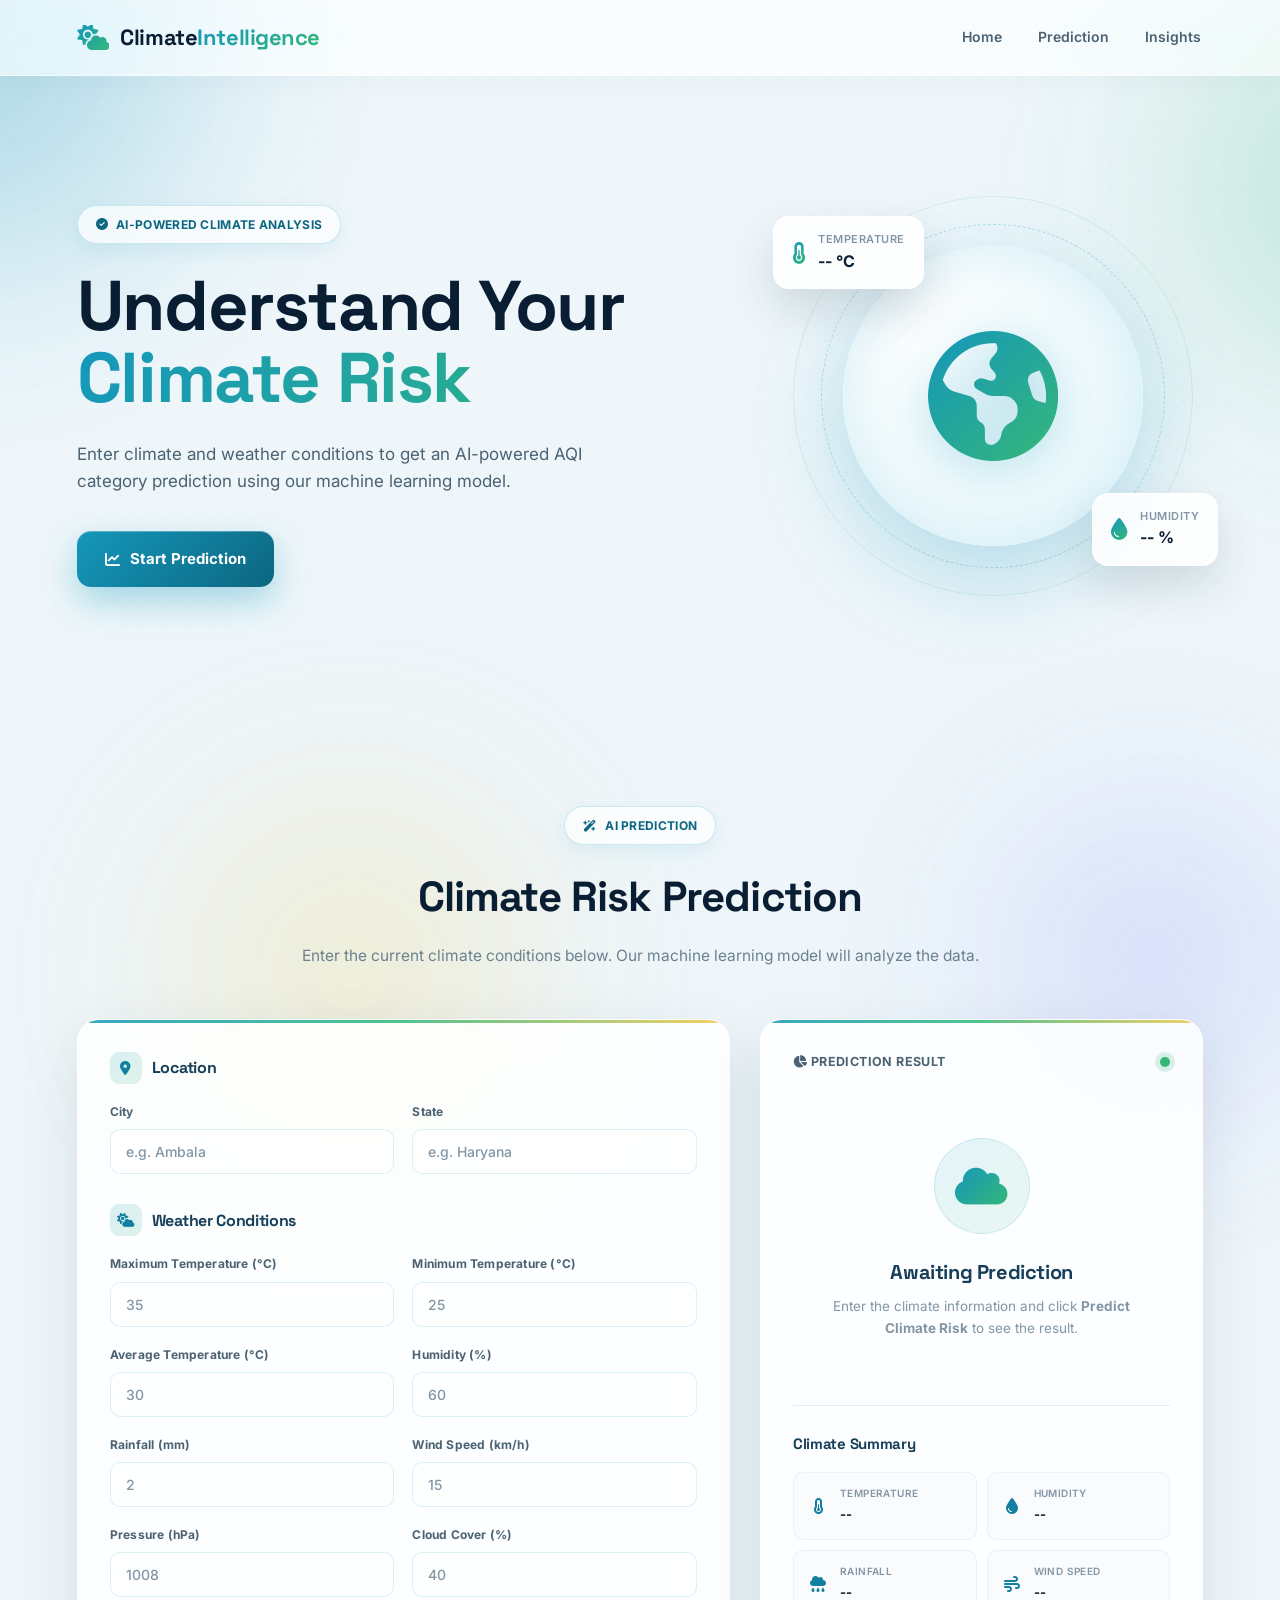
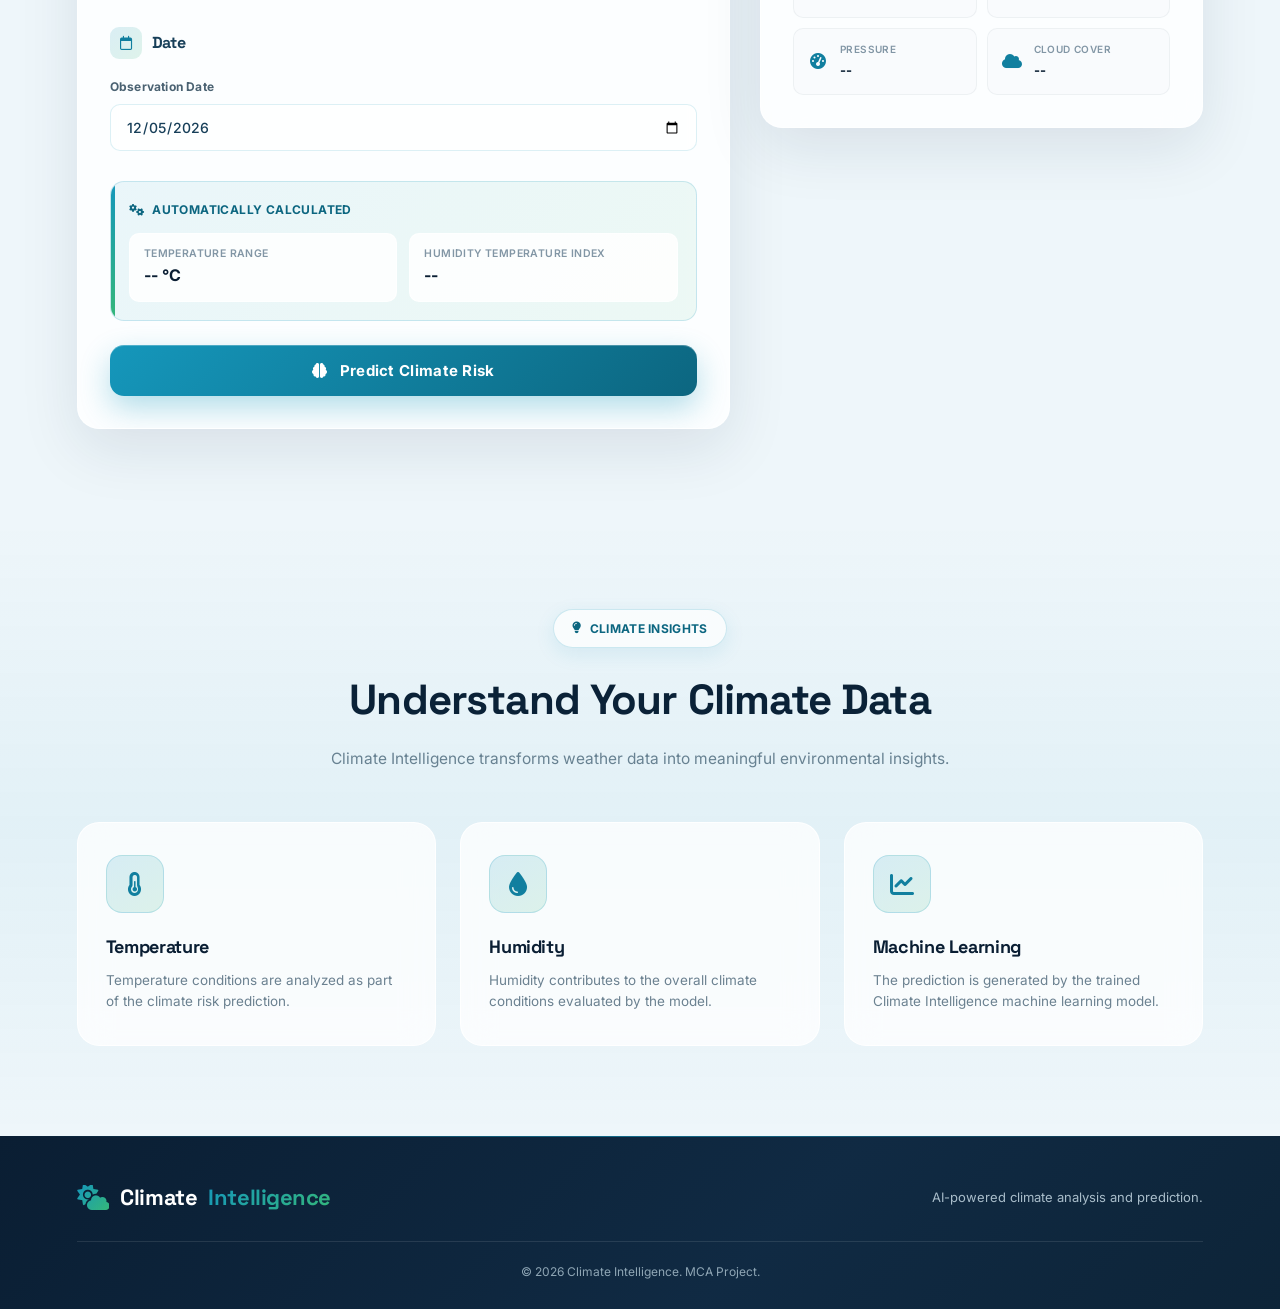
<file: index.html>
<!DOCTYPE html>
<html lang="en">
<head>
<meta charset="UTF-8" />
<meta name="viewport" content="width=device-width, initial-scale=1.0" />
<title>Climate Intelligence</title>

<link
    rel="stylesheet"
    href="https://cdnjs.cloudflare.com/ajax/libs/font-awesome/6.5.2/css/all.min.css"
/>

<link rel="preconnect" href="https://fonts.googleapis.com">
<link rel="preconnect" href="https://fonts.gstatic.com" crossorigin>
<link href="https://fonts.googleapis.com/css2?family=Inter:wght@400;500;600;700;800;900&family=Space+Grotesk:wght@500;600;700&display=swap" rel="stylesheet">

<style>
/* =========================================================
   ROOT / TOKENS
========================================================= */
:root {
    --bg-0: #eef6fa;
    --bg-1: #e2f0f7;
    --ink-900: #0a1e33;
    --ink-700: #173f59;
    --ink-500: #4a6272;
    --ink-400: #6b8190;
    --ink-300: #8296a5;

    --brand-500: #1597bb;
    --brand-600: #117f9f;
    --brand-700: #0c6680;
    --accent-green: #35b779;
    --accent-lime: #7bc96f;
    --accent-yellow: #f2c94c;
    --accent-orange: #f2994a;
    --accent-red: #eb5757;

    --card-bg: rgba(255, 255, 255, 0.85);
    --card-border: rgba(255, 255, 255, 0.7);
    --card-shadow: 0 20px 60px rgba(16, 42, 67, 0.10);
    --card-shadow-hover: 0 30px 80px rgba(16, 42, 67, 0.18);

    --radius-lg: 22px;
    --radius-md: 14px;
    --radius-sm: 10px;
}

* {
    margin: 0;
    padding: 0;
    box-sizing: border-box;
}

html {
    scroll-behavior: smooth;
}

body {
    font-family: 'Inter', system-ui, -apple-system, sans-serif;
    background: var(--bg-0);
    color: var(--ink-900);
    line-height: 1.6;
    overflow-x: hidden;
    position: relative;
    min-height: 100vh;
}

h1, h2, h3 {
    font-family: 'Space Grotesk', 'Inter', sans-serif;
    letter-spacing: -0.02em;
}

a {
    text-decoration: none;
    color: inherit;
}

button,
input {
    font-family: inherit;
}

/* =========================================================
   AURORA BACKGROUND
========================================================= */
.aurora {
    position: fixed;
    inset: -20%;
    z-index: -2;
    pointer-events: none;
    filter: blur(80px);
    opacity: 0.85;
}

.aurora span {
    position: absolute;
    border-radius: 50%;
    mix-blend-mode: multiply;
}

.aurora .a1 {
    width: 55vw; height: 55vw;
    left: -10vw; top: -10vw;
    background: radial-gradient(circle, rgba(21, 151, 187, 0.45), transparent 65%);
    animation: drift1 22s ease-in-out infinite alternate;
}

.aurora .a2 {
    width: 50vw; height: 50vw;
    right: -12vw; top: 5vh;
    background: radial-gradient(circle, rgba(53, 183, 121, 0.35), transparent 65%);
    animation: drift2 26s ease-in-out infinite alternate;
}

.aurora .a3 {
    width: 45vw; height: 45vw;
    left: 25vw; bottom: -20vh;
    background: radial-gradient(circle, rgba(242, 201, 76, 0.30), transparent 65%);
    animation: drift3 30s ease-in-out infinite alternate;
}

.aurora .a4 {
    width: 40vw; height: 40vw;
    right: 10vw; bottom: -15vh;
    background: radial-gradient(circle, rgba(120, 130, 255, 0.30), transparent 65%);
    animation: drift1 28s ease-in-out infinite alternate-reverse;
}

@keyframes drift1 {
    from { transform: translate(0, 0) scale(1); }
    to   { transform: translate(6vw, 4vh) scale(1.15); }
}
@keyframes drift2 {
    from { transform: translate(0, 0) scale(1); }
    to   { transform: translate(-8vw, 6vh) scale(1.2); }
}
@keyframes drift3 {
    from { transform: translate(0, 0) scale(1); }
    to   { transform: translate(5vw, -5vh) scale(1.1); }
}

/* Subtle noise/texture overlay */
body::after {
    content: "";
    position: fixed;
    inset: 0;
    z-index: -1;
    pointer-events: none;
    background-image:
        radial-gradient(rgba(10, 30, 51, 0.03) 1px, transparent 1px);
    background-size: 22px 22px;
    opacity: 0.6;
}

/* =========================================================
   NAVBAR
========================================================= */
.navbar {
    width: 100%;
    height: 76px;
    padding: 0 6%;
    display: flex;
    align-items: center;
    justify-content: space-between;

    background: rgba(255, 255, 255, 0.65);
    backdrop-filter: blur(20px) saturate(160%);
    -webkit-backdrop-filter: blur(20px) saturate(160%);

    border-bottom: 1px solid rgba(255, 255, 255, 0.6);
    box-shadow: 0 4px 30px rgba(16, 42, 67, 0.04);

    position: sticky;
    top: 0;
    z-index: 1000;
}

.logo {
    display: flex;
    align-items: center;
    gap: 11px;
    font-family: 'Space Grotesk', sans-serif;
    font-size: 22px;
    font-weight: 700;
    color: var(--ink-900);
    letter-spacing: -0.02em;
}

.logo i {
    font-size: 26px;
    background: linear-gradient(135deg, var(--brand-500), var(--accent-green));
    -webkit-background-clip: text;
    background-clip: text;
    -webkit-text-fill-color: transparent;
    animation: floatIcon 3.5s ease-in-out infinite;
}

@keyframes floatIcon {
    0%, 100% { transform: translateY(0) rotate(0deg); }
    50%      { transform: translateY(-5px) rotate(-6deg); }
}

.logo-highlight {
    background: linear-gradient(135deg, var(--brand-500), var(--accent-green));
    -webkit-background-clip: text;
    background-clip: text;
    -webkit-text-fill-color: transparent;
}

.nav-links {
    display: flex;
    gap: 32px;
}

.nav-links a {
    color: var(--ink-500);
    font-size: 14px;
    font-weight: 600;
    position: relative;
    transition: 0.25s;
    padding: 6px 2px;
}

.nav-links a::after {
    content: "";
    position: absolute;
    left: 0;
    bottom: 0;
    width: 0;
    height: 2px;
    background: linear-gradient(90deg, var(--brand-500), var(--accent-green));
    transition: 0.3s;
    border-radius: 2px;
}

.nav-links a:hover {
    color: var(--brand-600);
}

.nav-links a:hover::after {
    width: 100%;
}

/* =========================================================
   HERO
========================================================= */
.hero {
    min-height: 640px;
    padding: 70px 6%;

    display: flex;
    align-items: center;
    justify-content: space-between;
    gap: 60px;

    position: relative;
    overflow: hidden;
}

.hero-content {
    max-width: 640px;
    position: relative;
    z-index: 2;
}

.badge,
.section-label {
    display: inline-flex;
    align-items: center;
    gap: 8px;

    padding: 9px 18px;

    border-radius: 30px;

    background: rgba(255, 255, 255, 0.7);
    backdrop-filter: blur(12px);
    -webkit-backdrop-filter: blur(12px);
    color: var(--brand-700);

    font-size: 12px;
    font-weight: 700;
    letter-spacing: 0.3px;
    text-transform: uppercase;

    border: 1px solid rgba(21, 151, 187, 0.20);
    box-shadow: 0 6px 20px rgba(21, 151, 187, 0.10);
}

.hero h1 {
    margin-top: 26px;

    font-size: clamp(40px, 5.5vw, 76px);
    line-height: 1.03;
    font-weight: 800;

    color: var(--ink-900);
}

.hero h1 span {
    display: block;
    background: linear-gradient(120deg, var(--brand-500), var(--accent-green) 60%, var(--accent-yellow));
    -webkit-background-clip: text;
    background-clip: text;
    -webkit-text-fill-color: transparent;
    background-size: 200% 200%;
    animation: gradientShift 6s ease-in-out infinite;
}

@keyframes gradientShift {
    0%, 100% { background-position: 0% 50%; }
    50%      { background-position: 100% 50%; }
}

.hero p {
    max-width: 560px;
    margin: 26px 0 36px;

    font-size: 17px;
    color: var(--ink-500);
}

.primary-btn {
    display: inline-flex;
    align-items: center;
    gap: 10px;

    padding: 16px 28px;

    background: linear-gradient(135deg, var(--brand-500), var(--brand-700));
    color: white;

    border-radius: 14px;

    font-weight: 700;
    font-size: 15px;

    box-shadow:
        0 14px 34px rgba(21, 151, 187, 0.35),
        inset 0 1px 0 rgba(255, 255, 255, 0.30);

    transition: 0.3s;
    position: relative;
    overflow: hidden;
}

.primary-btn::before {
    content: "";
    position: absolute;
    inset: 0;
    background: linear-gradient(135deg, var(--accent-green), var(--brand-500));
    opacity: 0;
    transition: 0.4s;
    z-index: -1;
}

.primary-btn:hover {
    transform: translateY(-3px);
    box-shadow: 0 20px 44px rgba(21, 151, 187, 0.45);
}

.primary-btn:hover::before {
    opacity: 1;
}

/* =========================================================
   HERO VISUAL
========================================================= */
.hero-visual {
    width: 420px;
    height: 420px;

    position: relative;

    display: flex;
    justify-content: center;
    align-items: center;

    flex-shrink: 0;
}

.climate-circle {
    width: 300px;
    height: 300px;

    display: flex;
    align-items: center;
    justify-content: center;

    border-radius: 50%;

    background:
        radial-gradient(circle at 30% 30%, rgba(255, 255, 255, 0.95), rgba(223, 245, 251, 0.7)),
        linear-gradient(145deg, #dff5fb, #ffffff);

    box-shadow:
        0 30px 90px rgba(21, 151, 187, 0.28),
        inset 0 0 60px rgba(21, 151, 187, 0.12);

    position: relative;

    animation: pulse 5s ease-in-out infinite;
}

@keyframes pulse {
    0%, 100% { transform: scale(1); box-shadow: 0 30px 90px rgba(21, 151, 187, 0.28), inset 0 0 60px rgba(21, 151, 187, 0.12); }
    50%      { transform: scale(1.03); box-shadow: 0 40px 110px rgba(21, 151, 187, 0.38), inset 0 0 80px rgba(21, 151, 187, 0.18); }
}

.climate-circle::before {
    content: "";
    position: absolute;
    inset: -22px;
    border-radius: 50%;
    border: 1.5px dashed rgba(21, 151, 187, 0.30);
    animation: spin 24s linear infinite;
}

.climate-circle::after {
    content: "";
    position: absolute;
    inset: -50px;
    border-radius: 50%;
    border: 1px solid rgba(53, 183, 121, 0.15);
    animation: spin 40s linear infinite reverse;
}

@keyframes spin {
    to { transform: rotate(360deg); }
}

.climate-circle i {
    font-size: 130px;
    background: linear-gradient(135deg, var(--brand-500), var(--accent-green));
    -webkit-background-clip: text;
    background-clip: text;
    -webkit-text-fill-color: transparent;
    filter: drop-shadow(0 8px 24px rgba(21, 151, 187, 0.30));
}

.floating-card {
    position: absolute;

    display: flex;
    align-items: center;
    gap: 12px;

    padding: 14px 18px;

    background: rgba(255, 255, 255, 0.85);
    backdrop-filter: blur(16px);
    -webkit-backdrop-filter: blur(16px);

    border: 1px solid rgba(255, 255, 255, 0.9);
    border-radius: 16px;

    box-shadow:
        0 20px 45px rgba(16, 42, 67, 0.14),
        inset 0 1px 0 rgba(255, 255, 255, 0.8);

    animation: floatY 4.5s ease-in-out infinite;
}

@keyframes floatY {
    0%, 100% { transform: translateY(0); }
    50%      { transform: translateY(-10px); }
}

.floating-card i {
    font-size: 22px;
    background: linear-gradient(135deg, var(--brand-500), var(--accent-green));
    -webkit-background-clip: text;
    background-clip: text;
    -webkit-text-fill-color: transparent;
}

.floating-card small {
    display: block;
    color: var(--ink-300);
    font-size: 11px;
    font-weight: 600;
    text-transform: uppercase;
    letter-spacing: 0.5px;
}

.floating-card strong {
    color: var(--ink-900);
    font-size: 16px;
    font-weight: 700;
}

.card-one {
    top: 30px;
    left: -10px;
}

.card-two {
    right: -15px;
    bottom: 40px;
    animation-delay: 1.5s;
}

/* =========================================================
   SECTION HEADINGS
========================================================= */
.prediction-section,
.insights-section {
    padding: 90px 6%;
    position: relative;
}

.section-heading {
    max-width: 720px;
    margin: 0 auto 50px;
    text-align: center;
}

.section-heading h2 {
    margin-top: 18px;
    font-size: clamp(28px, 3.8vw, 42px);
    color: var(--ink-900);
    font-weight: 800;
}

.section-heading p {
    margin-top: 14px;
    color: var(--ink-400);
    font-size: 15.5px;
}

/* =========================================================
   PREDICTION LAYOUT
========================================================= */
.prediction-layout {
    max-width: 1280px;
    margin: auto;

    display: grid;
    grid-template-columns: 1.4fr 0.95fr;

    gap: 30px;
    align-items: start;
}

/* =========================================================
   CARDS (glassmorphic)
========================================================= */
.form-card,
.result-card {
    background: var(--card-bg);
    backdrop-filter: blur(20px) saturate(160%);
    -webkit-backdrop-filter: blur(20px) saturate(160%);

    border: 1px solid var(--card-border);
    border-radius: var(--radius-lg);

    padding: 32px;

    box-shadow: var(--card-shadow);

    transition: 0.35s;
    position: relative;
    overflow: hidden;
}

.form-card::before,
.result-card::before {
    content: "";
    position: absolute;
    top: 0; left: 0; right: 0;
    height: 3px;
    background: linear-gradient(90deg, var(--brand-500), var(--accent-green), var(--accent-yellow));
    opacity: 0.85;
}

.form-card:hover,
.result-card:hover {
    box-shadow: var(--card-shadow-hover);
    transform: translateY(-2px);
}

.form-section {
    margin-bottom: 30px;
}

.form-section h3 {
    display: flex;
    align-items: center;
    gap: 10px;

    margin-bottom: 18px;

    color: var(--ink-700);
    font-size: 16px;
    font-weight: 700;
}

.form-section h3 i {
    width: 32px;
    height: 32px;
    display: inline-flex;
    align-items: center;
    justify-content: center;
    border-radius: 9px;
    background: linear-gradient(135deg, rgba(21, 151, 187, 0.15), rgba(53, 183, 121, 0.15));
    color: var(--brand-600);
    font-size: 14px;
}

.input-grid {
    display: grid;
    grid-template-columns: repeat(2, 1fr);
    gap: 18px;
}

.input-group {
    display: flex;
    flex-direction: column;
    gap: 8px;
}

.input-group label {
    font-size: 12px;
    font-weight: 700;
    color: var(--ink-500);
    letter-spacing: 0.2px;
}

.input-group input {
    width: 100%;

    padding: 13px 15px;

    border: 1.5px solid rgba(21, 151, 187, 0.15);
    border-radius: var(--radius-sm);

    outline: none;

    color: var(--ink-700);
    background: rgba(255, 255, 255, 0.7);

    font-size: 14px;
    font-weight: 500;

    transition: 0.25s;
}

.input-group input::placeholder {
    color: var(--ink-300);
}

.input-group input:hover {
    border-color: rgba(21, 151, 187, 0.30);
    background: rgba(255, 255, 255, 0.95);
}

.input-group input:focus {
    border-color: var(--brand-500);
    background: #ffffff;
    box-shadow: 0 0 0 4px rgba(21, 151, 187, 0.14);
}

/* =========================================================
   DERIVED BOX
========================================================= */
.derived-box {
    padding: 18px;
    margin-bottom: 24px;

    background: linear-gradient(135deg, rgba(21, 151, 187, 0.08), rgba(53, 183, 121, 0.08));
    border: 1px solid rgba(21, 151, 187, 0.18);
    border-radius: var(--radius-md);

    position: relative;
    overflow: hidden;
}

.derived-box::before {
    content: "";
    position: absolute;
    top: 0; left: 0;
    width: 4px;
    height: 100%;
    background: linear-gradient(180deg, var(--brand-500), var(--accent-green));
}

.derived-title {
    display: flex;
    align-items: center;
    gap: 8px;

    color: var(--brand-700);

    font-weight: 700;
    font-size: 12px;
    letter-spacing: 0.4px;
    text-transform: uppercase;

    margin-bottom: 14px;
}

.derived-grid {
    display: grid;
    grid-template-columns: 1fr 1fr;
    gap: 12px;
}

.derived-grid div {
    background: rgba(255, 255, 255, 0.85);
    border-radius: var(--radius-sm);
    padding: 12px 14px;
    border: 1px solid rgba(255, 255, 255, 0.9);
}

.derived-grid span {
    display: block;
    color: var(--ink-300);
    font-size: 10.5px;
    font-weight: 600;
    text-transform: uppercase;
    letter-spacing: 0.4px;
}

.derived-grid strong {
    color: var(--ink-900);
    font-size: 16px;
    font-weight: 700;
}

/* =========================================================
   BUTTON
========================================================= */
.predict-btn {
    width: 100%;

    border: none;

    padding: 16px;

    border-radius: var(--radius-md);

    background: linear-gradient(135deg, var(--brand-500), var(--brand-700));
    color: white;

    font-size: 15px;
    font-weight: 700;
    letter-spacing: 0.3px;

    cursor: pointer;

    box-shadow:
        0 12px 30px rgba(21, 151, 187, 0.32),
        inset 0 1px 0 rgba(255, 255, 255, 0.25);

    transition: 0.3s;
    position: relative;
    overflow: hidden;
}

.predict-btn::after {
    content: "";
    position: absolute;
    top: 50%; left: -100%;
    width: 100%; height: 200%;
    background: linear-gradient(120deg, transparent 30%, rgba(255, 255, 255, 0.35) 50%, transparent 70%);
    transform: translateY(-50%);
    transition: 0.7s;
}

.predict-btn:hover:not(:disabled)::after {
    left: 100%;
}

.predict-btn:hover:not(:disabled) {
    transform: translateY(-2px);
    box-shadow: 0 18px 40px rgba(21, 151, 187, 0.45);
}

.predict-btn:disabled {
    opacity: 0.75;
    cursor: not-allowed;
}

.predict-btn i {
    margin-right: 8px;
}

/* =========================================================
   ERROR
========================================================= */
.error-message {
    display: flex;
    align-items: center;
    gap: 8px;

    padding: 13px 15px;

    margin-bottom: 16px;

    border-radius: var(--radius-sm);

    background: linear-gradient(135deg, #fff0f0, #ffe6e6);
    border: 1px solid #ffd2d2;

    color: #c0392b;

    font-size: 13px;
    font-weight: 500;
}

.hidden {
    display: none !important;
}

/* =========================================================
   RESULT CARD
========================================================= */
.result-card {
    min-height: 500px;
}

.result-header {
    display: flex;
    align-items: center;
    justify-content: space-between;

    margin-bottom: 26px;
}

.result-label {
    color: var(--ink-500);
    font-weight: 700;
    font-size: 12.5px;
    letter-spacing: 0.4px;
    text-transform: uppercase;
}

.status-dot {
    width: 10px;
    height: 10px;

    border-radius: 50%;

    background: var(--accent-green);

    box-shadow: 0 0 0 5px rgba(53, 183, 121, 0.18);

    animation: pulseDot 2s ease-in-out infinite;
}

@keyframes pulseDot {
    0%, 100% { box-shadow: 0 0 0 5px rgba(53, 183, 121, 0.18); }
    50%      { box-shadow: 0 0 0 10px rgba(53, 183, 121, 0.05); }
}

.result-placeholder {
    text-align: center;
    padding: 40px 20px;
}

.result-icon {
    width: 96px;
    height: 96px;

    margin: 0 auto 22px;

    display: flex;
    align-items: center;
    justify-content: center;

    border-radius: 50%;

    background: linear-gradient(145deg, rgba(21, 151, 187, 0.10), rgba(53, 183, 121, 0.10));
    border: 1px solid rgba(21, 151, 187, 0.15);
}

.result-icon i {
    font-size: 42px;
    background: linear-gradient(135deg, var(--brand-500), var(--accent-green));
    -webkit-background-clip: text;
    background-clip: text;
    -webkit-text-fill-color: transparent;
    animation: floatIcon 4s ease-in-out infinite;
}

.result-placeholder h3 {
    color: var(--ink-700);
    margin-bottom: 8px;
    font-size: 20px;
}

.result-placeholder p {
    color: var(--ink-300);
    font-size: 13.5px;
}

/* =========================================================
   PREDICTION RESULT
========================================================= */
.prediction-result {
    padding: 4px 0 8px;
    animation: fadeUp 0.5s ease-out;
}

@keyframes fadeUp {
    from { opacity: 0; transform: translateY(12px); }
    to   { opacity: 1; transform: translateY(0); }
}

.prediction-header {
    text-align: center;
    padding: 10px 0 6px;
}

.result-small-title {
    display: block;

    color: var(--ink-300);
    font-size: 11.5px;
    font-weight: 700;

    text-transform: uppercase;
    letter-spacing: 1.5px;
}

.prediction-class {
    margin: 14px 0;

    font-family: 'Space Grotesk', sans-serif;
    font-size: clamp(34px, 5vw, 50px);
    font-weight: 800;

    background: linear-gradient(120deg, var(--brand-500), var(--accent-green) 60%, var(--accent-yellow));
    -webkit-background-clip: text;
    background-clip: text;
    -webkit-text-fill-color: transparent;

    line-height: 1.05;
    letter-spacing: -0.03em;
    background-size: 200% 200%;
    animation: gradientShift 6s ease-in-out infinite;
}

.prediction-description {
    margin-top: 20px;

    color: var(--ink-500);
    font-size: 13.5px;

    text-align: left;
}

/* =========================================================
   RISK INDICATOR
========================================================= */
.risk-indicator {
    margin-top: 22px;
}

.risk-bar {
    display: grid;
    grid-template-columns: repeat(5, 1fr);

    height: 14px;

    border-radius: 20px;
    overflow: hidden;

    background: rgba(16, 42, 67, 0.06);

    box-shadow: inset 0 1px 3px rgba(16, 42, 67, 0.08);
}

.risk-bar span {
    display: block;
    height: 100%;
    font-size: 0;
    opacity: 0.35;
    transition: 0.35s;
}

.risk-bar span:nth-child(1) { background: linear-gradient(180deg, #4dd88c, var(--accent-green)); }
.risk-bar span:nth-child(2) { background: linear-gradient(180deg, #9bdf8f, var(--accent-lime)); }
.risk-bar span:nth-child(3) { background: linear-gradient(180deg, #f6d96a, var(--accent-yellow)); }
.risk-bar span:nth-child(4) { background: linear-gradient(180deg, #f7ac66, var(--accent-orange)); }
.risk-bar span:nth-child(5) { background: linear-gradient(180deg, #f37b7b, var(--accent-red)); }

.risk-bar span.active {
    opacity: 1;
    filter: drop-shadow(0 0 8px currentColor);
    animation: riskGlow 2s ease-in-out infinite;
}

@keyframes riskGlow {
    0%, 100% { filter: drop-shadow(0 0 6px currentColor); }
    50%      { filter: drop-shadow(0 0 14px currentColor); }
}

/* =========================================================
   INSIGHT PANEL
========================================================= */
.insight-block {
    margin-top: 8px;

    display: flex;
    flex-direction: column;
    gap: 14px;
}

.insight-section {
    background: rgba(255, 255, 255, 0.7);
    backdrop-filter: blur(10px);
    -webkit-backdrop-filter: blur(10px);

    border: 1px solid rgba(21, 151, 187, 0.14);
    border-radius: var(--radius-md);

    padding: 15px 17px;

    position: relative;
    overflow: hidden;

    transition: 0.3s;
}

.insight-section::before {
    content: "";
    position: absolute;
    left: 0; top: 0;
    width: 3px;
    height: 100%;
    background: linear-gradient(180deg, var(--brand-500), var(--accent-green));
    opacity: 0.7;
}

.insight-section:hover {
    background: rgba(255, 255, 255, 0.95);
    border-color: rgba(21, 151, 187, 0.30);
    transform: translateX(3px);
}

.insight-section h4 {
    margin-bottom: 8px;

    color: var(--brand-700);
    font-size: 11.5px;
    font-weight: 800;

    letter-spacing: 0.8px;
    text-transform: uppercase;

    display: flex;
    align-items: center;
    gap: 7px;
}

.insight-section h4::before {
    content: "";
    width: 6px;
    height: 6px;
    border-radius: 50%;
    background: linear-gradient(135deg, var(--brand-500), var(--accent-green));
    box-shadow: 0 0 8px rgba(21, 151, 187, 0.5);
}

.insight-section p {
    color: var(--ink-500);
    font-size: 13.5px;
    line-height: 1.65;
}

.insight-section p + p {
    margin-top: 8px;
}

.insight-factors {
    list-style: none;

    display: flex;
    flex-direction: column;
    gap: 7px;
}

.insight-factors li {
    position: relative;

    padding-left: 18px;

    color: var(--ink-500);
    font-size: 13.5px;
}

.insight-factors li::before {
    content: "";
    position: absolute;
    left: 0;
    top: 8px;

    width: 7px;
    height: 7px;

    border-radius: 50%;

    background: linear-gradient(135deg, var(--brand-500), var(--accent-green));
    box-shadow: 0 0 6px rgba(21, 151, 187, 0.4);
}

.insight-note {
    background: linear-gradient(135deg, rgba(21, 151, 187, 0.08), rgba(53, 183, 121, 0.08));
    border-color: rgba(21, 151, 187, 0.25);
}

.insight-note::before {
    background: linear-gradient(180deg, var(--accent-green), var(--brand-500));
}

.insight-note h4 {
    color: var(--brand-700);
}

/* =========================================================
   WEATHER SUMMARY
========================================================= */
.weather-summary {
    margin-top: 26px;
    padding-top: 26px;
    border-top: 1px solid rgba(16, 42, 67, 0.08);
}

.weather-summary h3 {
    font-size: 15px;
    color: var(--ink-700);
    margin-bottom: 16px;
    font-weight: 700;
}

.summary-grid {
    display: grid;
    grid-template-columns: repeat(2, 1fr);
    gap: 10px;
}

.summary-item {
    display: flex;
    align-items: center;
    gap: 11px;

    padding: 12px 13px;

    background: rgba(247, 250, 252, 0.75);
    border: 1px solid rgba(16, 42, 67, 0.05);
    border-radius: var(--radius-sm);

    transition: 0.3s;
}

.summary-item:hover {
    background: rgba(237, 247, 250, 0.95);
    transform: translateY(-2px);
    border-color: rgba(21, 151, 187, 0.20);
    box-shadow: 0 8px 20px rgba(21, 151, 187, 0.10);
}

.summary-item i {
    color: var(--brand-600);
    width: 22px;
    text-align: center;
    font-size: 16px;
}

.summary-item span {
    display: block;
    color: var(--ink-300);
    font-size: 10px;
    font-weight: 600;
    text-transform: uppercase;
    letter-spacing: 0.4px;
}

.summary-item strong {
    color: var(--ink-900);
    font-size: 13px;
    font-weight: 700;
}

/* =========================================================
   INSIGHTS MARKETING SECTION
========================================================= */
.insights-section {
    position: relative;
    overflow: hidden;
}

.insights-section::before {
    content: "";
    position: absolute;
    inset: 0;
    background: linear-gradient(180deg, transparent, rgba(21, 151, 187, 0.05), transparent);
    pointer-events: none;
}

.insight-cards {
    max-width: 1150px;
    margin: auto;

    display: grid;
    grid-template-columns: repeat(3, 1fr);
    gap: 24px;

    position: relative;
    z-index: 1;
}

.insight-card {
    padding: 32px 28px;

    background: rgba(255, 255, 255, 0.75);
    backdrop-filter: blur(16px);
    -webkit-backdrop-filter: blur(16px);

    border: 1px solid rgba(255, 255, 255, 0.85);
    border-radius: var(--radius-lg);

    transition: 0.4s;
    position: relative;
    overflow: hidden;
}

.insight-card::before {
    content: "";
    position: absolute;
    inset: 0;
    background: linear-gradient(135deg, rgba(21, 151, 187, 0.08), transparent 60%);
    opacity: 0;
    transition: 0.4s;
    pointer-events: none;
}

.insight-card:hover {
    transform: translateY(-8px);
    box-shadow: 0 30px 60px rgba(16, 42, 67, 0.14);
    border-color: rgba(21, 151, 187, 0.25);
}

.insight-card:hover::before {
    opacity: 1;
}

.insight-icon {
    width: 58px;
    height: 58px;

    display: flex;
    align-items: center;
    justify-content: center;

    border-radius: 16px;

    background: linear-gradient(145deg, rgba(21, 151, 187, 0.15), rgba(53, 183, 121, 0.15));
    border: 1px solid rgba(21, 151, 187, 0.20);
    color: var(--brand-600);

    margin-bottom: 20px;

    font-size: 24px;

    transition: 0.4s;
}

.insight-card:hover .insight-icon {
    transform: scale(1.08) rotate(-4deg);
    box-shadow: 0 12px 26px rgba(21, 151, 187, 0.25);
}

.insight-card h3 {
    color: var(--ink-900);
    margin-bottom: 8px;
    font-size: 18px;
    font-weight: 700;
}

.insight-card p {
    color: var(--ink-400);
    font-size: 13.5px;
}

/* =========================================================
   FOOTER
========================================================= */
footer {
    background: linear-gradient(135deg, #0a1e33, #102a43 60%, #0d2438);
    color: white;

    padding: 44px 6% 28px;

    position: relative;
    overflow: hidden;
}

footer::before {
    content: "";
    position: absolute;
    top: 0; left: 0; right: 0;
    height: 1px;
    background: linear-gradient(90deg, transparent, rgba(21, 151, 187, 0.6), transparent);
}

.footer-content {
    display: flex;
    align-items: center;
    justify-content: space-between;
    flex-wrap: wrap;
    gap: 15px;
}

.footer-content .logo {
    color: white;
}

.footer-content .logo-highlight {
    background: linear-gradient(135deg, #1597bb, #35b779);
    -webkit-background-clip: text;
    background-clip: text;
    -webkit-text-fill-color: transparent;
}

.footer-content p {
    color: #a9bdca;
    font-size: 13px;
}

.footer-bottom {
    margin-top: 26px;
    padding-top: 20px;

    border-top: 1px solid rgba(255, 255, 255, 0.10);

    text-align: center;

    color: #8fa6b5;
    font-size: 12px;
}

/* =========================================================
   RESPONSIVE
========================================================= */
@media (max-width: 1000px) {
    .hero {
        flex-direction: column;
        text-align: center;
        padding: 60px 6%;
    }

    .hero-content {
        max-width: 720px;
    }

    .hero p {
        margin-left: auto;
        margin-right: auto;
    }

    .hero-visual {
        width: 340px;
        height: 340px;
    }

    .climate-circle {
        width: 240px;
        height: 240px;
    }

    .climate-circle i {
        font-size: 100px;
    }

    .prediction-layout {
        grid-template-columns: 1fr;
    }

    .insight-cards {
        grid-template-columns: 1fr;
    }

    .card-one { left: 0; }
    .card-two { right: 0; }
}

@media (max-width: 700px) {
    .navbar {
        padding: 0 4%;
        height: 66px;
    }

    .logo { font-size: 17px; gap: 8px; }
    .logo i { font-size: 21px; }

    .nav-links { display: none; }

    .hero {
        padding: 44px 5%;
        min-height: auto;
        gap: 40px;
    }

    .hero h1 { font-size: 34px; }
    .hero p { font-size: 15px; }

    .hero-visual {
        width: 260px;
        height: 260px;
    }

    .climate-circle {
        width: 180px;
        height: 180px;
    }

    .climate-circle i { font-size: 68px; }

    .floating-card { padding: 10px 13px; gap: 8px; }
    .floating-card i { font-size: 17px; }
    .floating-card small { font-size: 9px; }
    .floating-card strong { font-size: 13px; }

    .card-one { top: 8px; left: -6px; }
    .card-two { right: -6px; bottom: 12px; }

    .prediction-section,
    .insights-section {
        padding: 50px 5%;
    }

    .input-grid,
    .derived-grid,
    .summary-grid {
        grid-template-columns: 1fr;
    }

    .form-card,
    .result-card {
        padding: 24px 20px;
        border-radius: 18px;
    }

    .section-heading h2 { font-size: 26px; }
    .section-heading p  { font-size: 14px; }

    .prediction-class { font-size: 34px; }

    .insight-section { padding: 13px 14px; }
    .insight-section p,
    .insight-factors li { font-size: 13px; }

    .footer-content {
        flex-direction: column;
        text-align: center;
    }

    .primary-btn {
        padding: 13px 22px;
        font-size: 14px;
    }
}

@media (max-width: 420px) {
    .hero h1 { font-size: 28px; }
    .prediction-class { font-size: 28px; }
    .section-heading h2 { font-size: 22px; }
    .climate-circle { width: 150px; height: 150px; }
    .climate-circle i { font-size: 58px; }
    .hero-visual { width: 220px; height: 220px; }
    .form-card, .result-card { padding: 20px 16px; }
}

/* Reduced motion */
@media (prefers-reduced-motion: reduce) {
    *, *::before, *::after {
        animation-duration: 0.001ms !important;
        animation-iteration-count: 1 !important;
        transition-duration: 0.001ms !important;
    }
}
</style>
</head>

<body>

<!-- Animated aurora background -->
<div class="aurora" aria-hidden="true">
    <span class="a1"></span>
    <span class="a2"></span>
    <span class="a3"></span>
    <span class="a4"></span>
</div>


<!-- ================= NAVBAR ================= -->
<nav class="navbar">
    <div class="logo">
        <i class="fa-solid fa-cloud-sun"></i>
        <span>Climate<span class="logo-highlight">Intelligence</span></span>
    </div>

    <div class="nav-links">
        <a href="#home">Home</a>
        <a href="#prediction">Prediction</a>
        <a href="#insights">Insights</a>
    </div>
</nav>


<!-- ================= HERO ================= -->
<section class="hero" id="home">
    <div class="hero-content">
        <div class="badge">
            <i class="fa-solid fa-circle-check"></i>
            AI-Powered Climate Analysis
        </div>

        <h1>
            Understand Your
            <span>Climate Risk</span>
        </h1>

        <p>
            Enter climate and weather conditions to get an
            AI-powered AQI category prediction using our
            machine learning model.
        </p>

        <a href="#prediction" class="primary-btn">
            <i class="fa-solid fa-chart-line"></i>
            Start Prediction
        </a>
    </div>

    <div class="hero-visual">
        <div class="climate-circle">
            <i class="fa-solid fa-earth-americas"></i>
        </div>

        <div class="floating-card card-one">
            <i class="fa-solid fa-temperature-half"></i>
            <div>
                <small>Temperature</small>
                <strong id="heroTemp">-- °C</strong>
            </div>
        </div>

        <div class="floating-card card-two">
            <i class="fa-solid fa-droplet"></i>
            <div>
                <small>Humidity</small>
                <strong id="heroHumidity">-- %</strong>
            </div>
        </div>
    </div>
</section>


<!-- ================= PREDICTION ================= -->
<section class="prediction-section" id="prediction">
    <div class="section-heading">
        <span class="section-label">
            <i class="fa-solid fa-wand-magic-sparkles"></i>
            AI Prediction
        </span>

        <h2>Climate Risk Prediction</h2>

        <p>
            Enter the current climate conditions below.
            Our machine learning model will analyze the data.
        </p>
    </div>

    <div class="prediction-layout">

        <!-- INPUT FORM -->
        <div class="form-card">
            <form id="predictionForm">

                <div class="form-section">
                    <h3>
                        <i class="fa-solid fa-location-dot"></i>
                        Location
                    </h3>

                    <div class="input-grid">
                        <div class="input-group">
                            <label for="city">City</label>
                            <input type="text" id="city" placeholder="e.g. Ambala" required />
                        </div>

                        <div class="input-group">
                            <label for="state">State</label>
                            <input type="text" id="state" placeholder="e.g. Haryana" required />
                        </div>
                    </div>
                </div>

                <div class="form-section">
                    <h3>
                        <i class="fa-solid fa-cloud-sun"></i>
                        Weather Conditions
                    </h3>

                    <div class="input-grid">
                        <div class="input-group">
                            <label for="tempMax">Maximum Temperature (°C)</label>
                            <input type="number" id="tempMax" step="0.1" placeholder="35" required />
                        </div>

                        <div class="input-group">
                            <label for="tempMin">Minimum Temperature (°C)</label>
                            <input type="number" id="tempMin" step="0.1" placeholder="25" required />
                        </div>

                        <div class="input-group">
                            <label for="tempAvg">Average Temperature (°C)</label>
                            <input type="number" id="tempAvg" step="0.1" placeholder="30" required />
                        </div>

                        <div class="input-group">
                            <label for="humidity">Humidity (%)</label>
                            <input type="number" id="humidity" min="0" max="100" step="0.1" placeholder="60" required />
                        </div>

                        <div class="input-group">
                            <label for="rainfall">Rainfall (mm)</label>
                            <input type="number" id="rainfall" min="0" step="0.1" placeholder="2" required />
                        </div>

                        <div class="input-group">
                            <label for="windSpeed">Wind Speed (km/h)</label>
                            <input type="number" id="windSpeed" min="0" step="0.1" placeholder="15" required />
                        </div>

                        <div class="input-group">
                            <label for="pressure">Pressure (hPa)</label>
                            <input type="number" id="pressure" step="0.1" placeholder="1008" required />
                        </div>

                        <div class="input-group">
                            <label for="cloudCover">Cloud Cover (%)</label>
                            <input type="number" id="cloudCover" min="0" max="100" step="0.1" placeholder="40" required />
                        </div>
                    </div>
                </div>

                <div class="form-section">
                    <h3>
                        <i class="fa-regular fa-calendar"></i>
                        Date
                    </h3>

                    <div class="input-group">
                        <label for="date">Observation Date</label>
                        <input type="date" id="date" required />
                    </div>
                </div>

                <div class="derived-box">
                    <div class="derived-title">
                        <i class="fa-solid fa-gears"></i>
                        Automatically Calculated
                    </div>

                    <div class="derived-grid">
                        <div>
                            <span>Temperature Range</span>
                            <strong id="rangePreview">-- °C</strong>
                        </div>

                        <div>
                            <span>Humidity Temperature Index</span>
                            <strong id="htiPreview">--</strong>
                        </div>
                    </div>
                </div>

                <div id="errorMessage" class="error-message hidden">
                    <i class="fa-solid fa-circle-exclamation"></i>
                    <span></span>
                </div>

                <button type="submit" id="predictBtn" class="predict-btn">
                    <span id="buttonText">
                        <i class="fa-solid fa-brain"></i>
                        Predict Climate Risk
                    </span>

                    <span id="loadingText" class="hidden">
                        <i class="fa-solid fa-spinner fa-spin"></i>
                        Analyzing Climate Data...
                    </span>
                </button>

            </form>
        </div>

        <!-- RESULT -->
        <div class="result-card">

            <div class="result-header">
                <span class="result-label">
                    <i class="fa-solid fa-chart-pie"></i>
                    Prediction Result
                </span>
                <span class="status-dot"></span>
            </div>

            <div id="resultPlaceholder" class="result-placeholder">
                <div class="result-icon">
                    <i class="fa-solid fa-cloud"></i>
                </div>

                <h3>Awaiting Prediction</h3>

                <p>
                    Enter the climate information and click
                    <strong>Predict Climate Risk</strong>
                    to see the result.
                </p>
            </div>

            <div id="predictionResult" class="prediction-result hidden">

                <div class="prediction-header">
                    <span class="result-small-title">
                        Climate Risk
                    </span>

                    <div id="predictionClass" class="prediction-class">
                        --
                    </div>

                    <div class="risk-indicator">
                        <div class="risk-bar">
                            <span data-risk="Good">Good</span>
                            <span data-risk="Satisfactory">Satisfactory</span>
                            <span data-risk="Moderate">Moderate</span>
                            <span data-risk="Poor">Poor</span>
                            <span data-risk="Very Poor">Very Poor</span>
                        </div>
                    </div>
                </div>

                <div id="predictionDescription" class="prediction-description">
                    --
                </div>
            </div>

            <div class="weather-summary">
                <h3>Climate Summary</h3>

                <div class="summary-grid">
                    <div class="summary-item">
                        <i class="fa-solid fa-temperature-half"></i>
                        <div>
                            <span>Temperature</span>
                            <strong id="summaryTemp">--</strong>
                        </div>
                    </div>

                    <div class="summary-item">
                        <i class="fa-solid fa-droplet"></i>
                        <div>
                            <span>Humidity</span>
                            <strong id="summaryHumidity">--</strong>
                        </div>
                    </div>

                    <div class="summary-item">
                        <i class="fa-solid fa-cloud-rain"></i>
                        <div>
                            <span>Rainfall</span>
                            <strong id="summaryRainfall">--</strong>
                        </div>
                    </div>

                    <div class="summary-item">
                        <i class="fa-solid fa-wind"></i>
                        <div>
                            <span>Wind Speed</span>
                            <strong id="summaryWind">--</strong>
                        </div>
                    </div>

                    <div class="summary-item">
                        <i class="fa-solid fa-gauge-high"></i>
                        <div>
                            <span>Pressure</span>
                            <strong id="summaryPressure">--</strong>
                        </div>
                    </div>

                    <div class="summary-item">
                        <i class="fa-solid fa-cloud"></i>
                        <div>
                            <span>Cloud Cover</span>
                            <strong id="summaryCloud">--</strong>
                        </div>
                    </div>
                </div>
            </div>

        </div>
    </div>
</section>


<!-- ================= INSIGHTS ================= -->
<section class="insights-section" id="insights">
    <div class="section-heading">
        <span class="section-label">
            <i class="fa-solid fa-lightbulb"></i>
            Climate Insights
        </span>

        <h2>Understand Your Climate Data</h2>

        <p>
            Climate Intelligence transforms weather data
            into meaningful environmental insights.
        </p>
    </div>

    <div class="insight-cards">
        <div class="insight-card">
            <div class="insight-icon">
                <i class="fa-solid fa-temperature-half"></i>
            </div>
            <h3>Temperature</h3>
            <p>
                Temperature conditions are analyzed as part
                of the climate risk prediction.
            </p>
        </div>

        <div class="insight-card">
            <div class="insight-icon">
                <i class="fa-solid fa-droplet"></i>
            </div>
            <h3>Humidity</h3>
            <p>
                Humidity contributes to the overall climate
                conditions evaluated by the model.
            </p>
        </div>

        <div class="insight-card">
            <div class="insight-icon">
                <i class="fa-solid fa-chart-line"></i>
            </div>
            <h3>Machine Learning</h3>
            <p>
                The prediction is generated by the trained
                Climate Intelligence machine learning model.
            </p>
        </div>
    </div>
</section>


<!-- ================= FOOTER ================= -->
<footer>
    <div class="footer-content">
        <div class="logo">
            <i class="fa-solid fa-cloud-sun"></i>
            Climate<span class="logo-highlight">Intelligence</span>
        </div>

        <p>AI-powered climate analysis and prediction.</p>
    </div>

    <div class="footer-bottom">
        © 2026 Climate Intelligence. MCA Project.
    </div>
</footer>


<script>
/* =========================================================
   CLIMATE INTELLIGENCE - FRONTEND
========================================================= */

const API_URL = "https://climate-intelligence-prototype.onrender.com";


// =========================================================
// DOM ELEMENTS
// =========================================================
const form = document.getElementById("predictionForm");
const predictBtn = document.getElementById("predictBtn");

const buttonText = document.getElementById("buttonText");
const loadingText = document.getElementById("loadingText");

const errorMessage = document.getElementById("errorMessage");

const resultPlaceholder = document.getElementById("resultPlaceholder");
const predictionResult = document.getElementById("predictionResult");
const predictionClass = document.getElementById("predictionClass");
const predictionDescription = document.getElementById("predictionDescription");

const cityInput = document.getElementById("city");
const stateInput = document.getElementById("state");

const tempMaxInput = document.getElementById("tempMax");
const tempMinInput = document.getElementById("tempMin");
const tempAvgInput = document.getElementById("tempAvg");

const humidityInput = document.getElementById("humidity");
const rainfallInput = document.getElementById("rainfall");

const windSpeedInput = document.getElementById("windSpeed");
const pressureInput = document.getElementById("pressure");

const cloudCoverInput = document.getElementById("cloudCover");

const dateInput = document.getElementById("date");

const rangePreview = document.getElementById("rangePreview");
const htiPreview = document.getElementById("htiPreview");

const summaryTemp = document.getElementById("summaryTemp");
const summaryHumidity = document.getElementById("summaryHumidity");
const summaryRainfall = document.getElementById("summaryRainfall");
const summaryWind = document.getElementById("summaryWind");
const summaryPressure = document.getElementById("summaryPressure");
const summaryCloud = document.getElementById("summaryCloud");

const heroTemp = document.getElementById("heroTemp");
const heroHumidity = document.getElementById("heroHumidity");


// =========================================================
// HUMIDITY TEMPERATURE INDEX
// =========================================================
function calculateHumidityTemperatureIndex(temperature, humidity) {
    if (Number.isNaN(temperature) || Number.isNaN(humidity)) {
        return null;
    }
    return Number((humidity * temperature).toFixed(2));
}


// =========================================================
// CALCULATE DERIVED FEATURES
// =========================================================
function updateDerivedValues() {
    const maxTemp = parseFloat(tempMaxInput.value);
    const minTemp = parseFloat(tempMinInput.value);
    const avgTemp = parseFloat(tempAvgInput.value);
    const humidity = parseFloat(humidityInput.value);

    if (!Number.isNaN(maxTemp) && !Number.isNaN(minTemp)) {
        const temperatureRange = maxTemp - minTemp;
        rangePreview.textContent = `${temperatureRange.toFixed(2)} °C`;
    } else {
        rangePreview.textContent = "-- °C";
    }

    if (!Number.isNaN(avgTemp) && !Number.isNaN(humidity)) {
        const hti = calculateHumidityTemperatureIndex(avgTemp, humidity);
        if (hti !== null) {
            htiPreview.textContent = hti;
        }
    } else {
        htiPreview.textContent = "--";
    }
}

[tempMaxInput, tempMinInput, tempAvgInput, humidityInput].forEach(input => {
    input.addEventListener("input", updateDerivedValues);
});


// =========================================================
// DATE DEFAULT
// =========================================================
const today = new Date().toISOString().split("T")[0];
dateInput.value = today;


// =========================================================
// ERROR HANDLING
// =========================================================
function showError(message) {
    errorMessage.classList.remove("hidden");
    errorMessage.querySelector("span").textContent = message;
}

function hideError() {
    errorMessage.classList.add("hidden");
    errorMessage.querySelector("span").textContent = "";
}


// =========================================================
// LOADING STATE
// =========================================================
function setLoading(isLoading) {
    predictBtn.disabled = isLoading;

    if (isLoading) {
        buttonText.classList.add("hidden");
        loadingText.classList.remove("hidden");
    } else {
        buttonText.classList.remove("hidden");
        loadingText.classList.add("hidden");
    }
}


// =========================================================
// DATE FEATURES
// =========================================================
function extractDateFeatures(dateValue) {
    const date = new Date(dateValue + "T00:00:00");

    if (Number.isNaN(date.getTime())) {
        return null;
    }

    return {
        Year: date.getFullYear(),
        Month: date.getMonth() + 1,
        Day: date.getDate(),
        Day_of_Week: date.getDay()
    };
}


// =========================================================
// VALIDATION
// =========================================================
function validateInputs() {
    const requiredInputs = form.querySelectorAll("input[required]");

    for (const input of requiredInputs) {
        if (!input.value.trim()) {
            input.focus();
            showError("Please fill in all required fields.");
            return false;
        }
    }

    const maxTemp = parseFloat(tempMaxInput.value);
    const minTemp = parseFloat(tempMinInput.value);

    if (maxTemp < minTemp) {
        showError("Maximum temperature cannot be lower than minimum temperature.");
        tempMaxInput.focus();
        return false;
    }

    const humidity = parseFloat(humidityInput.value);
    if (humidity < 0 || humidity > 100) {
        showError("Humidity must be between 0 and 100%.");
        humidityInput.focus();
        return false;
    }

    const cloudCover = parseFloat(cloudCoverInput.value);
    if (cloudCover < 0 || cloudCover > 100) {
        showError("Cloud cover must be between 0 and 100%.");
        cloudCoverInput.focus();
        return false;
    }

    return true;
}


// =========================================================
// WEATHER SUMMARY
// =========================================================
function updateWeatherSummary() {
    const avgTemp = parseFloat(tempAvgInput.value);
    const humidity = parseFloat(humidityInput.value);
    const rainfall = parseFloat(rainfallInput.value);
    const wind = parseFloat(windSpeedInput.value);
    const pressure = parseFloat(pressureInput.value);
    const cloud = parseFloat(cloudCoverInput.value);

    summaryTemp.textContent = `${avgTemp} °C`;
    summaryHumidity.textContent = `${humidity} %`;
    summaryRainfall.textContent = `${rainfall} mm`;
    summaryWind.textContent = `${wind} km/h`;
    summaryPressure.textContent = `${pressure} hPa`;
    summaryCloud.textContent = `${cloud} %`;

    heroTemp.textContent = `${avgTemp} °C`;
    heroHumidity.textContent = `${humidity} %`;
}


// =========================================================
// RISK INDICATOR
// =========================================================
function updateRiskIndicator(prediction) {
    const riskElements = document.querySelectorAll(".risk-bar span");

    riskElements.forEach(element => {
        element.classList.remove("active");

        if (element.dataset.risk.toLowerCase() === prediction.toLowerCase()) {
            element.classList.add("active");
        }
    });
}


// =========================================================
// SAFE VALUE HELPERS
// =========================================================
function safeNumber(value) {
    const num = Number(value);

    if (
        value === null ||
        value === undefined ||
        value === "" ||
        Number.isNaN(num)
    ) {
        return null;
    }

    return num;
}

function safeFormat(value, unit, decimals = 1) {
    const num = safeNumber(value);
    if (num === null) return "Not provided";
    return `${num.toFixed(decimals)} ${unit}`;
}


// =========================================================
// INTERPRETATION HELPERS
// =========================================================
function getTemperatureInsight(avgTemp) {
    const t = safeNumber(avgTemp);
    if (t === null) return "Average temperature was not provided.";

    if (t < 10) return `A relatively cool average temperature of ${t.toFixed(1)} °C is one notable condition in the supplied inputs.`;
    if (t < 20) return `A mild average temperature of ${t.toFixed(1)} °C is one notable condition in the supplied inputs.`;
    if (t < 30) return `A warm average temperature of ${t.toFixed(1)} °C is one notable condition in the supplied inputs.`;
    if (t < 38) return `An elevated average temperature of ${t.toFixed(1)} °C is one notable condition and may be contributing to the overall classification.`;
    return `A high average temperature of ${t.toFixed(1)} °C is a prominent condition in the supplied inputs and may be contributing to the overall classification.`;
}

function getTemperatureRangeInsight(range) {
    const r = safeNumber(range);
    if (r === null) return "Daily temperature range could not be computed from the supplied values.";

    if (r < 5) return `A small daily temperature range of ${r.toFixed(1)} °C suggests relatively stable day–night thermal conditions.`;
    if (r < 12) return `A moderate daily temperature range of ${r.toFixed(1)} °C indicates a noticeable but not extreme swing between day and night.`;
    return `A large daily temperature range of ${r.toFixed(1)} °C indicates a substantial difference between maximum and minimum temperature.`;
}

function getHumidityInsight(humidity) {
    const h = safeNumber(humidity);
    if (h === null) return "Humidity was not provided.";

    if (h < 30) return `Low humidity of ${h.toFixed(0)}% indicates relatively dry atmospheric conditions.`;
    if (h < 60) return `Moderate humidity of ${h.toFixed(0)}% indicates reasonably balanced moisture levels.`;
    if (h < 80) return `Elevated humidity of ${h.toFixed(0)}% indicates relatively humid conditions, which may be contributing to the overall classification.`;
    return `High humidity of ${h.toFixed(0)}% indicates very humid conditions and is one notable factor in the supplied inputs.`;
}

function getRainfallInsight(rainfall) {
    const r = safeNumber(rainfall);
    if (r === null) return "Rainfall was not provided.";

    if (r <= 0.5) return `Very limited rainfall of ${r.toFixed(1)} mm suggests relatively dry conditions in the supplied inputs.`;
    if (r < 5) return `Light rainfall of ${r.toFixed(1)} mm suggests mild precipitation.`;
    if (r < 20) return `Moderate rainfall of ${r.toFixed(1)} mm suggests noticeable precipitation and may be associated with the overall classification.`;
    return `High rainfall of ${r.toFixed(1)} mm indicates significant precipitation and is one notable factor in the supplied inputs.`;
}

function getWindInsight(wind) {
    const w = safeNumber(wind);
    if (w === null) return "Wind speed was not provided.";

    if (w < 5) return `Very calm wind conditions of ${w.toFixed(1)} km/h are indicated in the supplied inputs.`;
    if (w < 15) return `Relatively calm wind conditions of ${w.toFixed(1)} km/h are indicated.`;
    if (w < 30) return `Moderately strong wind of ${w.toFixed(1)} km/h is one notable condition in the supplied inputs.`;
    return `Strong wind conditions of ${w.toFixed(1)} km/h may be contributing to the overall classification.`;
}

function getCloudInsight(cloud) {
    const c = safeNumber(cloud);
    if (c === null) return "Cloud cover was not provided.";

    if (c < 20) return `Minimal cloud cover of ${c.toFixed(0)}% suggests mostly clear skies.`;
    if (c < 50) return `Partly cloudy conditions with ${c.toFixed(0)}% cloud cover are indicated.`;
    if (c < 80) return `Mostly cloudy conditions with ${c.toFixed(0)}% cloud cover are indicated.`;
    return `Extensive cloud coverage of ${c.toFixed(0)}% is one notable condition in the supplied inputs.`;
}

function getPressureInsight(pressure) {
    const p = safeNumber(pressure);
    if (p === null) return "Atmospheric pressure was not provided.";

    if (p < 995) return `Relatively low atmospheric pressure of ${p.toFixed(0)} hPa is one notable condition in the supplied inputs.`;
    if (p < 1005) return `Slightly below-average atmospheric pressure of ${p.toFixed(0)} hPa is indicated.`;
    if (p <= 1025) return `Near-average atmospheric pressure of ${p.toFixed(0)} hPa is indicated.`;
    return `Relatively high atmospheric pressure of ${p.toFixed(0)} hPa is one notable condition in the supplied inputs.`;
}


// =========================================================
// OVERALL ASSESSMENT
// =========================================================
function getOverallAssessment(prediction, climateData) {
    const city = climateData.city || "the selected location";
    const state = climateData.state ? `, ${climateData.state}` : "";

    const templates = {
        "Good": `Climate conditions for ${city}${state} are classified as Good. The supplied temperature, humidity, rainfall and wind values appear relatively balanced, and no single variable stands out as clearly extreme.`,
        "Satisfactory": `Climate conditions for ${city}${state} are classified as Satisfactory. The model classified these conditions as generally acceptable, although some variables (such as humidity or temperature) may be leaning towards less favourable values.`,
        "Moderate": `Climate conditions for ${city}${state} are classified as Moderate. The combination of temperature, humidity and other weather variables suggests some conditions are less favourable, even though they are not uniformly extreme.`,
        "Poor": `Climate conditions for ${city}${state} are classified as Poor. Elevated temperature together with high humidity may be contributing to less favourable conditions. Additional factors such as rainfall, wind speed and cloud cover should also be considered.`,
        "Very Poor": `Climate conditions for ${city}${state} are classified as Very Poor. Multiple climate variables appear relatively unfavourable in the supplied inputs. The combination of temperature, humidity and other weather conditions may be contributing to the classification.`
    };

    return templates[prediction] ||
        `The model classified the supplied conditions for ${city}${state} as ${prediction}.`;
}


// =========================================================
// KEY FACTORS HTML
// =========================================================
function buildKeyFactorsHtml(climateData) {
    const factors = [
        `Temperature: ${safeFormat(climateData.avgTemp, "°C")} average with a ${safeFormat(climateData.temperatureRange, "°C")} daily range.`,
        `Humidity: ${safeFormat(climateData.humidity, "%", 0)}, as indicated by the supplied inputs.`,
        `Rainfall: ${safeFormat(climateData.rainfall, "mm")}, as indicated by the supplied inputs.`,
        `Wind: ${safeFormat(climateData.windSpeed, "km/h")}, as indicated by the supplied inputs.`,
        `Cloud Cover: ${safeFormat(climateData.cloudCover, "%", 0)}, as indicated by the supplied inputs.`,
        `Pressure: ${safeFormat(climateData.pressure, "hPa", 0)}.`
    ];

    return `
        <ul class="insight-factors">
            ${factors.map(f => `<li>${f}</li>`).join("")}
        </ul>
    `;
}


// =========================================================
// FULL INSIGHT HTML
// =========================================================
function generateClimateInsights(prediction, climateData) {
    const overall = getOverallAssessment(prediction, climateData);
    const keyFactors = buildKeyFactorsHtml(climateData);

    const tempInsight = getTemperatureInsight(climateData.avgTemp);
    const rangeInsight = getTemperatureRangeInsight(climateData.temperatureRange);
    const humidityInsight = getHumidityInsight(climateData.humidity);
    const rainfallInsight = getRainfallInsight(climateData.rainfall);
    const windInsight = getWindInsight(climateData.windSpeed);
    const cloudInsight = getCloudInsight(climateData.cloudCover);
    const pressureInsight = getPressureInsight(climateData.pressure);

    let interpretation = "";

    if (prediction === "Good") {
        interpretation = "The supplied values do not show a single dominant extreme, and the model classified these conditions as Good.";
    } else if (prediction === "Satisfactory") {
        interpretation = "The combination of temperature and humidity is one area to watch, although the model classified the overall conditions as Satisfactory.";
    } else if (prediction === "Moderate") {
        interpretation = "The mix of temperature, humidity and other variables may be contributing to the Moderate classification, with some variables leaning towards less favourable ranges.";
    } else if (prediction === "Poor") {
        interpretation = "The combination of elevated humidity and temperature may be contributing to the less favourable classification. Rainfall, wind and cloud cover should also be considered.";
    } else if (prediction === "Very Poor") {
        interpretation = "Multiple climate variables in the supplied inputs appear relatively unfavourable, and their combination may be contributing to the Very Poor classification.";
    } else {
        interpretation = "The model classified the supplied conditions, and the variables above describe the inputs that were used.";
    }

    const monitoringNote = "Continue monitoring temperature, humidity, rainfall, wind and pressure conditions as they change.";

    return `
        <div class="insight-block">
            <div class="insight-section">
                <h4>Overall Assessment</h4>
                <p>${overall}</p>
            </div>

            <div class="insight-section">
                <h4>Key Factors</h4>
                ${keyFactors}
            </div>

            <div class="insight-section">
                <h4>Temperature Analysis</h4>
                <p>${tempInsight}</p>
                <p>${rangeInsight}</p>
            </div>

            <div class="insight-section">
                <h4>Humidity Analysis</h4>
                <p>${humidityInsight}</p>
            </div>

            <div class="insight-section">
                <h4>Rainfall Analysis</h4>
                <p>${rainfallInsight}</p>
            </div>

            <div class="insight-section">
                <h4>Wind Analysis</h4>
                <p>${windInsight}</p>
            </div>

            <div class="insight-section">
                <h4>Atmospheric Conditions</h4>
                <p>${cloudInsight}</p>
                <p>${pressureInsight}</p>
            </div>

            <div class="insight-section">
                <h4>Interpretation</h4>
                <p>${interpretation}</p>
            </div>

            <div class="insight-section insight-note">
                <h4>Monitoring Note</h4>
                <p>${monitoringNote}</p>
            </div>
        </div>
    `;
}


// =========================================================
// PREDICTION DESCRIPTION (kept for compatibility)
// =========================================================
function getPredictionDescription(prediction) {
    const descriptions = {
        "Good": "Overall climate conditions are classified as Good. The supplied temperature and humidity levels appear relatively balanced, while rainfall and wind conditions do not indicate major extremes in the supplied inputs.",
        "Satisfactory": "The model classified the current conditions as Satisfactory. The combination of temperature, humidity and other weather variables suggests generally acceptable conditions, with some variables leaning towards less favourable ranges.",
        "Moderate": "The model classified the current conditions as Moderate. The combination of temperature, humidity and other weather variables suggests some conditions are less favourable, although they are not uniformly extreme.",
        "Poor": "The model classified these conditions as Poor. Elevated temperature together with high humidity may be contributing to less favourable conditions. Additional factors such as rainfall, wind speed and cloud cover should also be considered.",
        "Very Poor": "The model classified these conditions as Very Poor. Multiple climate variables appear relatively unfavourable in the supplied inputs. The combination of temperature, humidity and other weather conditions may be contributing to the classification."
    };

    return descriptions[prediction] || "The model returned a climate category.";
}


// =========================================================
// DISPLAY RESULT
// =========================================================
function displayPrediction(prediction, climateData) {
    resultPlaceholder.classList.add("hidden");
    predictionResult.classList.remove("hidden");

    predictionClass.textContent = prediction.toUpperCase();

    const insightHtml = generateClimateInsights(prediction, climateData);
    predictionDescription.innerHTML = insightHtml;

    updateRiskIndicator(prediction);
}


// =========================================================
// FORM SUBMISSION
// =========================================================
form.addEventListener("submit", async function (event) {
    event.preventDefault();
    hideError();

    if (!validateInputs()) return;

    const dateFeatures = extractDateFeatures(dateInput.value);
    if (!dateFeatures) {
        showError("Please enter a valid date.");
        return;
    }

    const maxTemp = parseFloat(tempMaxInput.value);
    const minTemp = parseFloat(tempMinInput.value);
    const avgTemp = parseFloat(tempAvgInput.value);
    const humidity = parseFloat(humidityInput.value);
    const rainfall = parseFloat(rainfallInput.value);
    const windSpeed = parseFloat(windSpeedInput.value);
    const pressure = parseFloat(pressureInput.value);
    const cloudCover = parseFloat(cloudCoverInput.value);

    const temperatureRange = maxTemp - minTemp;

    const humidityTemperatureIndex =
        calculateHumidityTemperatureIndex(avgTemp, humidity);

    if (humidityTemperatureIndex === null) {
        showError("Unable to calculate derived climate features.");
        return;
    }

    const requestData = {
        City: cityInput.value.trim(),
        State: stateInput.value.trim(),
        "Temperature_Max (°C)": maxTemp,
        "Temperature_Min (°C)": minTemp,
        "Temperature_Avg (°C)": avgTemp,
        "Humidity (%)": humidity,
        "Rainfall (mm)": rainfall,
        "Wind_Speed (km/h)": windSpeed,
        "Pressure (hPa)": pressure,
        "Cloud_Cover (%)": cloudCover,
        Year: dateFeatures.Year,
        Month: dateFeatures.Month,
        Day: dateFeatures.Day,
        Day_of_Week: dateFeatures.Day_of_Week,
        "Temperature_Range (°C)": temperatureRange,
        Humidity_Temperature_Index: humidityTemperatureIndex
    };

    updateWeatherSummary();
    setLoading(true);

    try {
        const response = await fetch(`${API_URL}/predict`, {
            method: "POST",
            headers: { "Content-Type": "application/json" },
            body: JSON.stringify(requestData)
        });

        const data = await response.json();

        if (!response.ok) {
            throw new Error(data.error || "Prediction request failed.");
        }

        if (!data.prediction) {
            throw new Error("Backend did not return a prediction.");
        }

        const climateData = {
            city: cityInput.value.trim(),
            state: stateInput.value.trim(),
            maxTemp: maxTemp,
            minTemp: minTemp,
            avgTemp: avgTemp,
            temperatureRange: temperatureRange,
            humidity: humidity,
            rainfall: rainfall,
            windSpeed: windSpeed,
            pressure: pressure,
            cloudCover: cloudCover,
            humidityTemperatureIndex: humidityTemperatureIndex
        };

        displayPrediction(data.prediction, climateData);

    } catch (error) {
        console.error("Prediction Error:", error);

        showError(
            error.message.includes("Failed to fetch")
                ? "Backend is unavailable. Please make sure the Flask server is running on http://127.0.0.1:5000."
                : error.message
        );

    } finally {
        setLoading(false);
    }
});


// =========================================================
// INITIALIZATION
// =========================================================
updateDerivedValues();
</script>

</body>
</html>
</file>
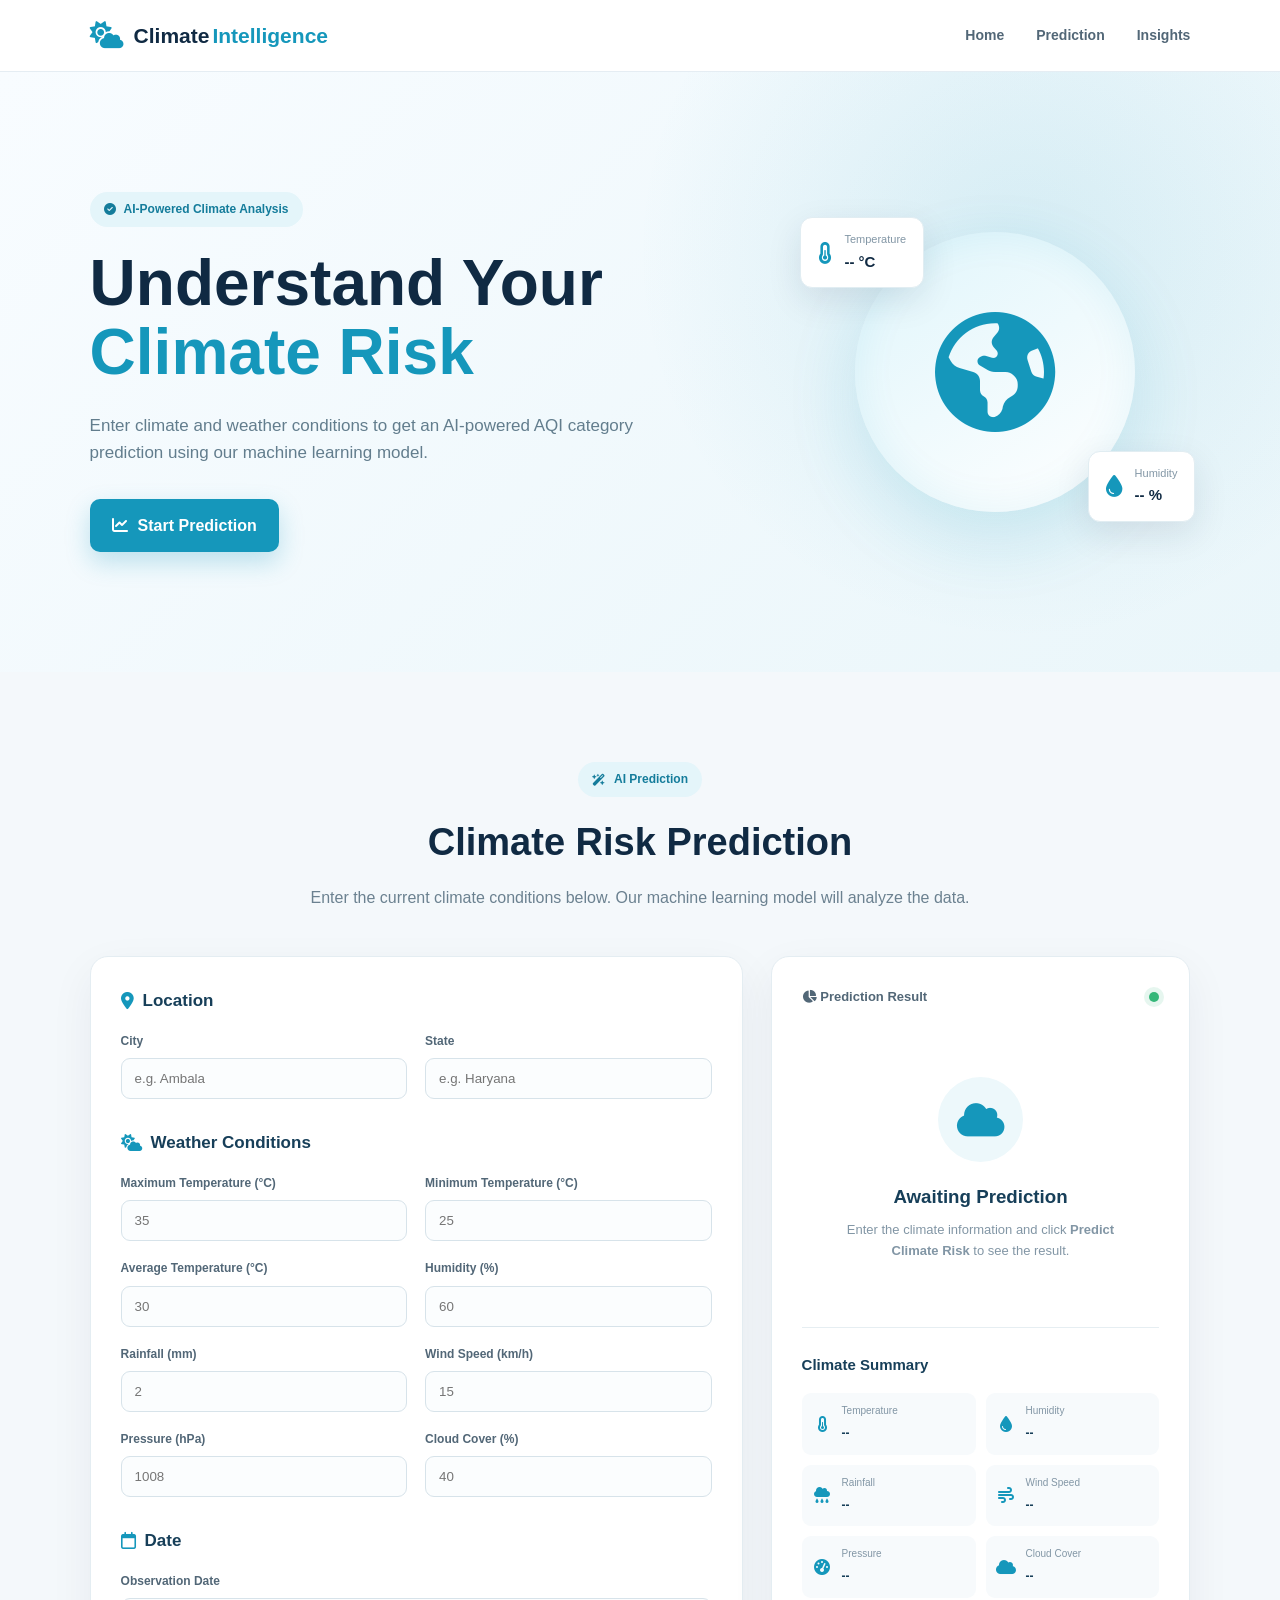
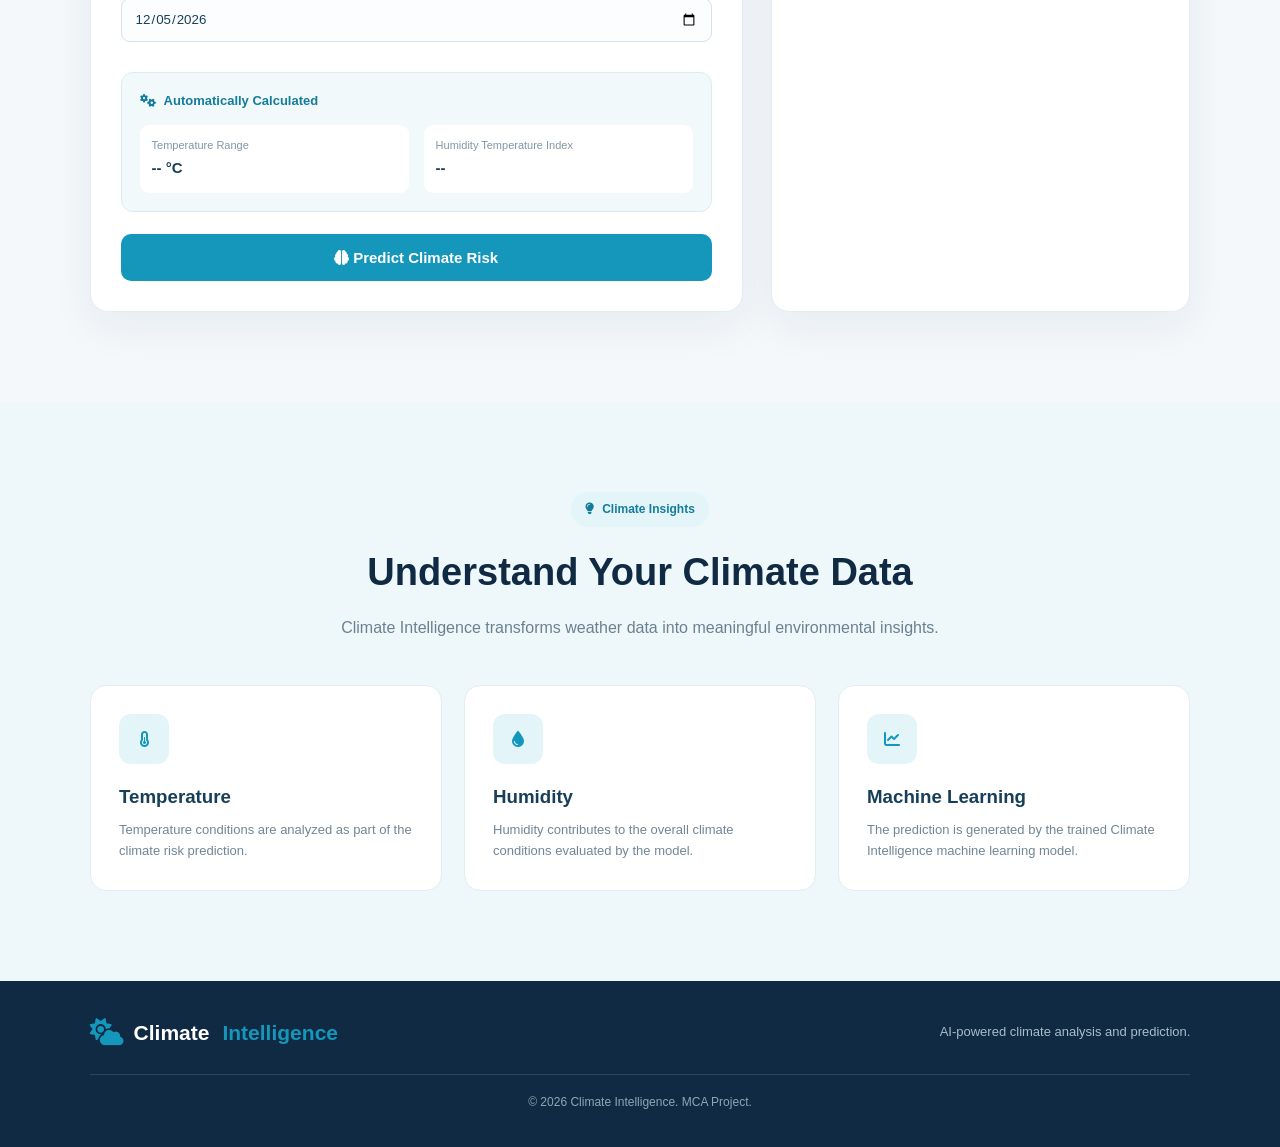
<file: frontend/index.html>
<!DOCTYPE html>
<html lang="en">
<head>
    <meta charset="UTF-8">
    <meta name="viewport" content="width=device-width, initial-scale=1.0">

    <title>Climate Intelligence</title>

    <link rel="stylesheet" href="style.css">

    <!-- Icons -->
    <link
        rel="stylesheet"
        href="https://cdnjs.cloudflare.com/ajax/libs/font-awesome/6.5.2/css/all.min.css"
    >
</head>

<body>

    <!-- ================= NAVBAR ================= -->
    <nav class="navbar">

        <div class="logo">
            <i class="fa-solid fa-cloud-sun"></i>
            <span>Climate<span class="logo-highlight">Intelligence</span></span>
        </div>

        <div class="nav-links">
            <a href="#home">Home</a>
            <a href="#prediction">Prediction</a>
            <a href="#insights">Insights</a>
        </div>

    </nav>


    <!-- ================= HERO ================= -->
    <section class="hero" id="home">

        <div class="hero-content">

            <div class="badge">
                <i class="fa-solid fa-circle-check"></i>
                AI-Powered Climate Analysis
            </div>

            <h1>
                Understand Your
                <span>Climate Risk</span>
            </h1>

            <p>
                Enter climate and weather conditions to get an
                AI-powered AQI category prediction using our
                machine learning model.
            </p>

            <a href="#prediction" class="primary-btn">
                <i class="fa-solid fa-chart-line"></i>
                Start Prediction
            </a>

        </div>

        <div class="hero-visual">

            <div class="climate-circle">
                <i class="fa-solid fa-earth-americas"></i>
            </div>

            <div class="floating-card card-one">
                <i class="fa-solid fa-temperature-half"></i>
                <div>
                    <small>Temperature</small>
                    <strong id="heroTemp">-- °C</strong>
                </div>
            </div>

            <div class="floating-card card-two">
                <i class="fa-solid fa-droplet"></i>
                <div>
                    <small>Humidity</small>
                    <strong id="heroHumidity">-- %</strong>
                </div>
            </div>

        </div>

    </section>


    <!-- ================= PREDICTION ================= -->
    <section class="prediction-section" id="prediction">

        <div class="section-heading">

            <span class="section-label">
                <i class="fa-solid fa-wand-magic-sparkles"></i>
                AI Prediction
            </span>

            <h2>Climate Risk Prediction</h2>

            <p>
                Enter the current climate conditions below.
                Our machine learning model will analyze the data.
            </p>

        </div>


        <div class="prediction-layout">

            <!-- INPUT FORM -->
            <div class="form-card">

                <form id="predictionForm">

                    <!-- LOCATION -->
                    <div class="form-section">

                        <h3>
                            <i class="fa-solid fa-location-dot"></i>
                            Location
                        </h3>

                        <div class="input-grid">

                            <div class="input-group">
                                <label for="city">City</label>

                                <input
                                    type="text"
                                    id="city"
                                    placeholder="e.g. Ambala"
                                    required
                                >
                            </div>

                            <div class="input-group">
                                <label for="state">State</label>

                                <input
                                    type="text"
                                    id="state"
                                    placeholder="e.g. Haryana"
                                    required
                                >
                            </div>

                        </div>

                    </div>


                    <!-- WEATHER -->
                    <div class="form-section">

                        <h3>
                            <i class="fa-solid fa-cloud-sun"></i>
                            Weather Conditions
                        </h3>

                        <div class="input-grid">

                            <div class="input-group">
                                <label for="tempMax">
                                    Maximum Temperature (°C)
                                </label>

                                <input
                                    type="number"
                                    id="tempMax"
                                    step="0.1"
                                    placeholder="35"
                                    required
                                >
                            </div>


                            <div class="input-group">
                                <label for="tempMin">
                                    Minimum Temperature (°C)
                                </label>

                                <input
                                    type="number"
                                    id="tempMin"
                                    step="0.1"
                                    placeholder="25"
                                    required
                                >
                            </div>


                            <div class="input-group">
                                <label for="tempAvg">
                                    Average Temperature (°C)
                                </label>

                                <input
                                    type="number"
                                    id="tempAvg"
                                    step="0.1"
                                    placeholder="30"
                                    required
                                >
                            </div>


                            <div class="input-group">
                                <label for="humidity">
                                    Humidity (%)
                                </label>

                                <input
                                    type="number"
                                    id="humidity"
                                    min="0"
                                    max="100"
                                    step="0.1"
                                    placeholder="60"
                                    required
                                >
                            </div>


                            <div class="input-group">
                                <label for="rainfall">
                                    Rainfall (mm)
                                </label>

                                <input
                                    type="number"
                                    id="rainfall"
                                    min="0"
                                    step="0.1"
                                    placeholder="2"
                                    required
                                >
                            </div>


                            <div class="input-group">
                                <label for="windSpeed">
                                    Wind Speed (km/h)
                                </label>

                                <input
                                    type="number"
                                    id="windSpeed"
                                    min="0"
                                    step="0.1"
                                    placeholder="15"
                                    required
                                >
                            </div>


                            <div class="input-group">
                                <label for="pressure">
                                    Pressure (hPa)
                                </label>

                                <input
                                    type="number"
                                    id="pressure"
                                    step="0.1"
                                    placeholder="1008"
                                    required
                                >
                            </div>


                            <div class="input-group">
                                <label for="cloudCover">
                                    Cloud Cover (%)
                                </label>

                                <input
                                    type="number"
                                    id="cloudCover"
                                    min="0"
                                    max="100"
                                    step="0.1"
                                    placeholder="40"
                                    required
                                >
                            </div>

                        </div>

                    </div>


                    <!-- DATE -->
                    <div class="form-section">

                        <h3>
                            <i class="fa-regular fa-calendar"></i>
                            Date
                        </h3>

                        <div class="input-group">

                            <label for="date">
                                Observation Date
                            </label>

                            <input
                                type="date"
                                id="date"
                                required
                            >

                        </div>

                    </div>


                    <!-- DERIVED FEATURES -->
                    <div class="derived-box">

                        <div class="derived-title">
                            <i class="fa-solid fa-gears"></i>
                            Automatically Calculated
                        </div>

                        <div class="derived-grid">

                            <div>
                                <span>Temperature Range</span>
                                <strong id="rangePreview">-- °C</strong>
                            </div>

                            <div>
                                <span>Humidity Temperature Index</span>
                                <strong id="htiPreview">--</strong>
                            </div>

                        </div>

                    </div>


                    <!-- ERROR -->
                    <div id="errorMessage" class="error-message hidden">
                        <i class="fa-solid fa-circle-exclamation"></i>
                        <span></span>
                    </div>


                    <!-- BUTTON -->
                    <button
                        type="submit"
                        id="predictBtn"
                        class="predict-btn"
                    >
                        <span id="buttonText">
                            <i class="fa-solid fa-brain"></i>
                            Predict Climate Risk
                        </span>

                        <span id="loadingText" class="hidden">
                            <i class="fa-solid fa-spinner fa-spin"></i>
                            Analyzing Climate Data...
                        </span>
                    </button>

                </form>

            </div>


            <!-- RESULT -->
            <div class="result-card">

                <div class="result-header">

                    <span class="result-label">
                        <i class="fa-solid fa-chart-pie"></i>
                        Prediction Result
                    </span>

                    <span class="status-dot"></span>

                </div>


                <div id="resultPlaceholder" class="result-placeholder">

                    <div class="result-icon">
                        <i class="fa-solid fa-cloud"></i>
                    </div>

                    <h3>Awaiting Prediction</h3>

                    <p>
                        Enter the climate information and click
                        <strong>Predict Climate Risk</strong>
                        to see the result.
                    </p>

                </div>


                <div id="predictionResult" class="prediction-result hidden">

                    <span class="result-small-title">
                        Climate Risk
                    </span>

                    <div
                        id="predictionClass"
                        class="prediction-class"
                    >
                        --
                    </div>

                    <div
                        id="predictionDescription"
                        class="prediction-description"
                    >
                        --
                    </div>


                    <div class="risk-indicator">

                        <div class="risk-bar">

                            <span data-risk="Good">
                                Good
                            </span>

                            <span data-risk="Satisfactory">
                                Satisfactory
                            </span>

                            <span data-risk="Moderate">
                                Moderate
                            </span>

                            <span data-risk="Poor">
                                Poor
                            </span>

                            <span data-risk="Very Poor">
                                Very Poor
                            </span>

                        </div>

                    </div>

                </div>


                <!-- WEATHER SUMMARY -->

                <div class="weather-summary">

                    <h3>Climate Summary</h3>

                    <div class="summary-grid">

                        <div class="summary-item">
                            <i class="fa-solid fa-temperature-half"></i>
                            <div>
                                <span>Temperature</span>
                                <strong id="summaryTemp">--</strong>
                            </div>
                        </div>


                        <div class="summary-item">
                            <i class="fa-solid fa-droplet"></i>
                            <div>
                                <span>Humidity</span>
                                <strong id="summaryHumidity">--</strong>
                            </div>
                        </div>


                        <div class="summary-item">
                            <i class="fa-solid fa-cloud-rain"></i>
                            <div>
                                <span>Rainfall</span>
                                <strong id="summaryRainfall">--</strong>
                            </div>
                        </div>


                        <div class="summary-item">
                            <i class="fa-solid fa-wind"></i>
                            <div>
                                <span>Wind Speed</span>
                                <strong id="summaryWind">--</strong>
                            </div>
                        </div>


                        <div class="summary-item">
                            <i class="fa-solid fa-gauge-high"></i>
                            <div>
                                <span>Pressure</span>
                                <strong id="summaryPressure">--</strong>
                            </div>
                        </div>


                        <div class="summary-item">
                            <i class="fa-solid fa-cloud"></i>
                            <div>
                                <span>Cloud Cover</span>
                                <strong id="summaryCloud">--</strong>
                            </div>
                        </div>

                    </div>

                </div>

            </div>

        </div>

    </section>


    <!-- ================= INSIGHTS ================= -->
    <section class="insights-section" id="insights">

        <div class="section-heading">

            <span class="section-label">
                <i class="fa-solid fa-lightbulb"></i>
                Climate Insights
            </span>

            <h2>Understand Your Climate Data</h2>

            <p>
                Climate Intelligence transforms weather data
                into meaningful environmental insights.
            </p>

        </div>


        <div class="insight-cards">

            <div class="insight-card">

                <div class="insight-icon">
                    <i class="fa-solid fa-temperature-half"></i>
                </div>

                <h3>Temperature</h3>

                <p>
                    Temperature conditions are analyzed as part
                    of the climate risk prediction.
                </p>

            </div>


            <div class="insight-card">

                <div class="insight-icon">
                    <i class="fa-solid fa-droplet"></i>
                </div>

                <h3>Humidity</h3>

                <p>
                    Humidity contributes to the overall climate
                    conditions evaluated by the model.
                </p>

            </div>


            <div class="insight-card">

                <div class="insight-icon">
                    <i class="fa-solid fa-chart-line"></i>
                </div>

                <h3>Machine Learning</h3>

                <p>
                    The prediction is generated by the trained
                    Climate Intelligence machine learning model.
                </p>

            </div>

        </div>

    </section>


    <!-- ================= FOOTER ================= -->
    <footer>

        <div class="footer-content">

            <div class="logo">
                <i class="fa-solid fa-cloud-sun"></i>
                Climate<span class="logo-highlight">Intelligence</span>
            </div>

            <p>
                AI-powered climate analysis and prediction.
            </p>

        </div>

        <div class="footer-bottom">
            © 2026 Climate Intelligence. MCA Project.
        </div>

    </footer>


    <script src="script.js"></script>

</body>
</html>
</file>
<file: frontend/style.css>
/* =========================
   GLOBAL
========================= */

* {
    margin: 0;
    padding: 0;
    box-sizing: border-box;
}

html {
    scroll-behavior: smooth;
}

body {
    font-family: Arial, Helvetica, sans-serif;
    background: #f4f8fb;
    color: #102a43;
    line-height: 1.6;
}

a {
    text-decoration: none;
    color: inherit;
}

button,
input {
    font-family: inherit;
}


/* =========================
   NAVBAR
========================= */

.navbar {
    width: 100%;
    height: 72px;
    padding: 0 7%;
    display: flex;
    align-items: center;
    justify-content: space-between;

    background: rgba(255, 255, 255, 0.96);
    border-bottom: 1px solid #e5edf3;

    position: sticky;
    top: 0;
    z-index: 1000;
}

.logo {
    display: flex;
    align-items: center;
    gap: 10px;

    font-size: 21px;
    font-weight: 800;
    color: #102a43;
}

.logo i {
    font-size: 27px;
    color: #1597bb;
}

.logo-highlight {
    color: #1597bb;
    margin-left: 3px;
}

.nav-links {
    display: flex;
    gap: 32px;
}

.nav-links a {
    color: #526777;
    font-size: 14px;
    font-weight: 600;
    transition: 0.25s;
}

.nav-links a:hover {
    color: #1597bb;
}


/* =========================
   HERO
========================= */

.hero {
    min-height: 600px;
    padding: 80px 7%;

    display: flex;
    align-items: center;
    justify-content: space-between;
    gap: 60px;

    background:
        radial-gradient(circle at 80% 30%, rgba(21, 151, 187, 0.12), transparent 35%),
        linear-gradient(135deg, #f8fcff, #eaf6fa);
}

.hero-content {
    max-width: 650px;
}

.badge,
.section-label {
    display: inline-flex;
    align-items: center;
    gap: 8px;

    padding: 8px 14px;

    border-radius: 30px;

    background: #e4f5fa;
    color: #147c9b;

    font-size: 12px;
    font-weight: 700;
}

.hero h1 {
    margin-top: 22px;

    font-size: clamp(42px, 5vw, 70px);
    line-height: 1.08;

    color: #102a43;
}

.hero h1 span {
    display: block;
    color: #1597bb;
}

.hero p {
    max-width: 590px;
    margin: 25px 0 32px;

    font-size: 17px;
    color: #627d8d;
}

.primary-btn {
    display: inline-flex;
    align-items: center;
    gap: 10px;

    padding: 14px 22px;

    background: #1597bb;
    color: white;

    border-radius: 10px;

    font-weight: 700;
    box-shadow: 0 10px 25px rgba(21, 151, 187, 0.25);

    transition: 0.25s;
}

.primary-btn:hover {
    transform: translateY(-2px);
    background: #117f9f;
}


/* =========================
   HERO VISUAL
========================= */

.hero-visual {
    width: 390px;
    height: 390px;

    position: relative;

    display: flex;
    justify-content: center;
    align-items: center;
}

.climate-circle {
    width: 280px;
    height: 280px;

    display: flex;
    align-items: center;
    justify-content: center;

    border-radius: 50%;

    background: linear-gradient(145deg, #dff5fb, #ffffff);

    box-shadow:
        0 25px 70px rgba(21, 151, 187, 0.15),
        inset 0 0 40px rgba(21, 151, 187, 0.08);
}

.climate-circle i {
    font-size: 120px;
    color: #1597bb;
}

.floating-card {
    position: absolute;

    display: flex;
    align-items: center;
    gap: 12px;

    padding: 13px 17px;

    background: white;

    border: 1px solid #e1edf2;
    border-radius: 12px;

    box-shadow: 0 12px 35px rgba(16, 42, 67, 0.10);
}

.floating-card i {
    font-size: 22px;
    color: #1597bb;
}

.floating-card small {
    display: block;
    color: #8296a5;
    font-size: 11px;
}

.floating-card strong {
    color: #102a43;
    font-size: 15px;
}

.card-one {
    top: 40px;
    left: 0;
}

.card-two {
    right: -5px;
    bottom: 45px;
}


/* =========================
   SECTIONS
========================= */

.prediction-section,
.insights-section {
    padding: 90px 7%;
}

.section-heading {
    max-width: 700px;
    margin: 0 auto 45px;
    text-align: center;
}

.section-heading h2 {
    margin-top: 15px;

    font-size: 38px;
    color: #102a43;
}

.section-heading p {
    margin-top: 12px;
    color: #6b8190;
}


/* =========================
   PREDICTION LAYOUT
========================= */

.prediction-layout {
    max-width: 1250px;
    margin: auto;

    display: grid;
    grid-template-columns: 1.4fr 0.9fr;

    gap: 28px;
}


/* =========================
   FORM CARD
========================= */

.form-card,
.result-card {
    background: white;

    border: 1px solid #e4edf2;
    border-radius: 18px;

    padding: 30px;

    box-shadow: 0 15px 45px rgba(16, 42, 67, 0.06);
}

.form-section {
    margin-bottom: 30px;
}

.form-section h3 {
    display: flex;
    align-items: center;
    gap: 9px;

    margin-bottom: 18px;

    color: #173f59;
    font-size: 17px;
}

.form-section h3 i {
    color: #1597bb;
}

.input-grid {
    display: grid;
    grid-template-columns: repeat(2, 1fr);
    gap: 18px;
}

.input-group {
    display: flex;
    flex-direction: column;
    gap: 7px;
}

.input-group label {
    font-size: 12px;
    font-weight: 700;
    color: #526777;
}

.input-group input {
    width: 100%;

    padding: 12px 13px;

    border: 1px solid #d7e3ea;
    border-radius: 9px;

    outline: none;

    color: #173f59;
    background: #fbfdfe;

    transition: 0.2s;
}

.input-group input:focus {
    border-color: #1597bb;

    box-shadow: 0 0 0 3px rgba(21, 151, 187, 0.10);
}


/* =========================
   DERIVED BOX
========================= */

.derived-box {
    padding: 18px;

    margin-bottom: 22px;

    background: #f1f9fb;
    border: 1px solid #d8edf2;

    border-radius: 12px;
}

.derived-title {
    display: flex;
    align-items: center;
    gap: 8px;

    color: #147c9b;

    font-weight: 700;
    font-size: 13px;

    margin-bottom: 14px;
}

.derived-grid {
    display: grid;
    grid-template-columns: 1fr 1fr;
    gap: 15px;
}

.derived-grid div {
    background: white;
    border-radius: 9px;
    padding: 12px;
}

.derived-grid span {
    display: block;
    color: #8296a5;
    font-size: 11px;
}

.derived-grid strong {
    color: #173f59;
    font-size: 15px;
}


/* =========================
   BUTTON
========================= */

.predict-btn {
    width: 100%;

    border: none;

    padding: 15px;

    border-radius: 10px;

    background: #1597bb;
    color: white;

    font-size: 15px;
    font-weight: 700;

    cursor: pointer;

    transition: 0.25s;
}

.predict-btn:hover {
    background: #117f9f;
    transform: translateY(-1px);
}

.predict-btn:disabled {
    opacity: 0.7;
    cursor: not-allowed;
}


/* =========================
   ERROR
========================= */

.error-message {
    display: flex;
    align-items: center;
    gap: 8px;

    padding: 12px 14px;

    margin-bottom: 15px;

    border-radius: 9px;

    background: #fff0f0;
    border: 1px solid #ffd2d2;

    color: #c0392b;

    font-size: 13px;
}

.hidden {
    display: none !important;
}


/* =========================
   RESULT CARD
========================= */

.result-card {
    min-height: 500px;
}

.result-header {
    display: flex;
    align-items: center;
    justify-content: space-between;

    margin-bottom: 30px;
}

.result-label {
    color: #526777;
    font-weight: 700;
    font-size: 13px;
}

.status-dot {
    width: 10px;
    height: 10px;

    border-radius: 50%;

    background: #35b779;

    box-shadow: 0 0 0 5px rgba(53, 183, 121, 0.12);
}

.result-placeholder {
    text-align: center;
    padding: 40px 20px;
}

.result-icon {
    width: 85px;
    height: 85px;

    margin: 0 auto 20px;

    display: flex;
    align-items: center;
    justify-content: center;

    border-radius: 50%;

    background: #edf8fb;
}

.result-icon i {
    font-size: 38px;
    color: #1597bb;
}

.result-placeholder h3 {
    color: #173f59;
    margin-bottom: 8px;
}

.result-placeholder p {
    color: #8296a5;
    font-size: 13px;
}


/* =========================
   PREDICTION RESULT
========================= */

.prediction-result {
    text-align: center;
    padding: 20px;
}

.result-small-title {
    display: block;

    color: #8296a5;
    font-size: 12px;
    font-weight: 700;

    text-transform: uppercase;
    letter-spacing: 1px;
}

.prediction-class {
    margin: 12px 0;

    font-size: 44px;
    font-weight: 900;

    color: #1597bb;
}

.prediction-description {
    color: #627d8d;
    font-size: 14px;
    min-height: 45px;
}


/* =========================
   RISK INDICATOR
========================= */

.risk-indicator {
    margin-top: 25px;
}

.risk-bar {
    display: grid;
    grid-template-columns: repeat(5, 1fr);

    height: 12px;

    border-radius: 20px;
    overflow: hidden;

    background: #dce7ec;
}

.risk-bar span {
    display: block;

    height: 100%;

    font-size: 0;

    opacity: 0.3;
}

.risk-bar span:nth-child(1) {
    background: #35b779;
}

.risk-bar span:nth-child(2) {
    background: #7bc96f;
}

.risk-bar span:nth-child(3) {
    background: #f2c94c;
}

.risk-bar span:nth-child(4) {
    background: #f2994a;
}

.risk-bar span:nth-child(5) {
    background: #eb5757;
}

.risk-bar span.active {
    opacity: 1;
}


/* =========================
   WEATHER SUMMARY
========================= */

.weather-summary {
    margin-top: 25px;

    padding-top: 25px;

    border-top: 1px solid #e6eef2;
}

.weather-summary h3 {
    font-size: 15px;
    color: #173f59;
    margin-bottom: 16px;
}

.summary-grid {
    display: grid;
    grid-template-columns: repeat(2, 1fr);
    gap: 10px;
}

.summary-item {
    display: flex;
    align-items: center;
    gap: 10px;

    padding: 10px;

    background: #f7fafc;
    border-radius: 9px;
}

.summary-item i {
    color: #1597bb;
    width: 20px;
    text-align: center;
}

.summary-item span {
    display: block;
    color: #8296a5;
    font-size: 10px;
}

.summary-item strong {
    color: #173f59;
    font-size: 12px;
}


/* =========================
   INSIGHTS
========================= */

.insights-section {
    background: #eef7fa;
}

.insight-cards {
    max-width: 1100px;
    margin: auto;

    display: grid;
    grid-template-columns: repeat(3, 1fr);
    gap: 22px;
}

.insight-card {
    padding: 28px;

    background: white;

    border: 1px solid #e2edf1;
    border-radius: 16px;

    transition: 0.25s;
}

.insight-card:hover {
    transform: translateY(-5px);
    box-shadow: 0 15px 35px rgba(16, 42, 67, 0.08);
}

.insight-icon {
    width: 50px;
    height: 50px;

    display: flex;
    align-items: center;
    justify-content: center;

    border-radius: 12px;

    background: #e4f5fa;
    color: #1597bb;

    margin-bottom: 18px;
}

.insight-card h3 {
    color: #173f59;
    margin-bottom: 8px;
}

.insight-card p {
    color: #718695;
    font-size: 13px;
}


/* =========================
   FOOTER
========================= */

footer {
    background: #102a43;
    color: white;

    padding: 35px 7%;
}

.footer-content {
    display: flex;
    align-items: center;
    justify-content: space-between;
}

.footer-content .logo {
    color: white;
}

.footer-content p {
    color: #a9bdca;
    font-size: 13px;
}

.footer-bottom {
    margin-top: 25px;
    padding-top: 18px;

    border-top: 1px solid rgba(255,255,255,0.12);

    text-align: center;

    color: #8fa6b5;
    font-size: 12px;
}


/* =========================
   RESPONSIVE
========================= */

@media (max-width: 1000px) {

    .hero {
        flex-direction: column;
        text-align: center;
    }

    .hero-content {
        max-width: 750px;
    }

    .hero p {
        margin-left: auto;
        margin-right: auto;
    }

    .prediction-layout {
        grid-template-columns: 1fr;
    }

    .insight-cards {
        grid-template-columns: 1fr;
    }
}


@media (max-width: 700px) {

    .navbar {
        padding: 0 5%;
    }

    .nav-links {
        display: none;
    }

    .hero,
    .prediction-section,
    .insights-section {
        padding-left: 5%;
        padding-right: 5%;
    }

    .hero {
        padding-top: 55px;
        padding-bottom: 55px;
    }

    .hero-visual {
        width: 320px;
        height: 320px;
    }

    .climate-circle {
        width: 220px;
        height: 220px;
    }

    .climate-circle i {
        font-size: 90px;
    }

    .card-one {
        left: -5px;
    }

    .card-two {
        right: -5px;
    }

    .input-grid,
    .derived-grid,
    .summary-grid {
        grid-template-columns: 1fr;
    }

    .form-card,
    .result-card {
        padding: 20px;
    }

    .section-heading h2 {
        font-size: 30px;
    }

    .footer-content {
        flex-direction: column;
        gap: 15px;
        text-align: center;
    }
}
</file>
